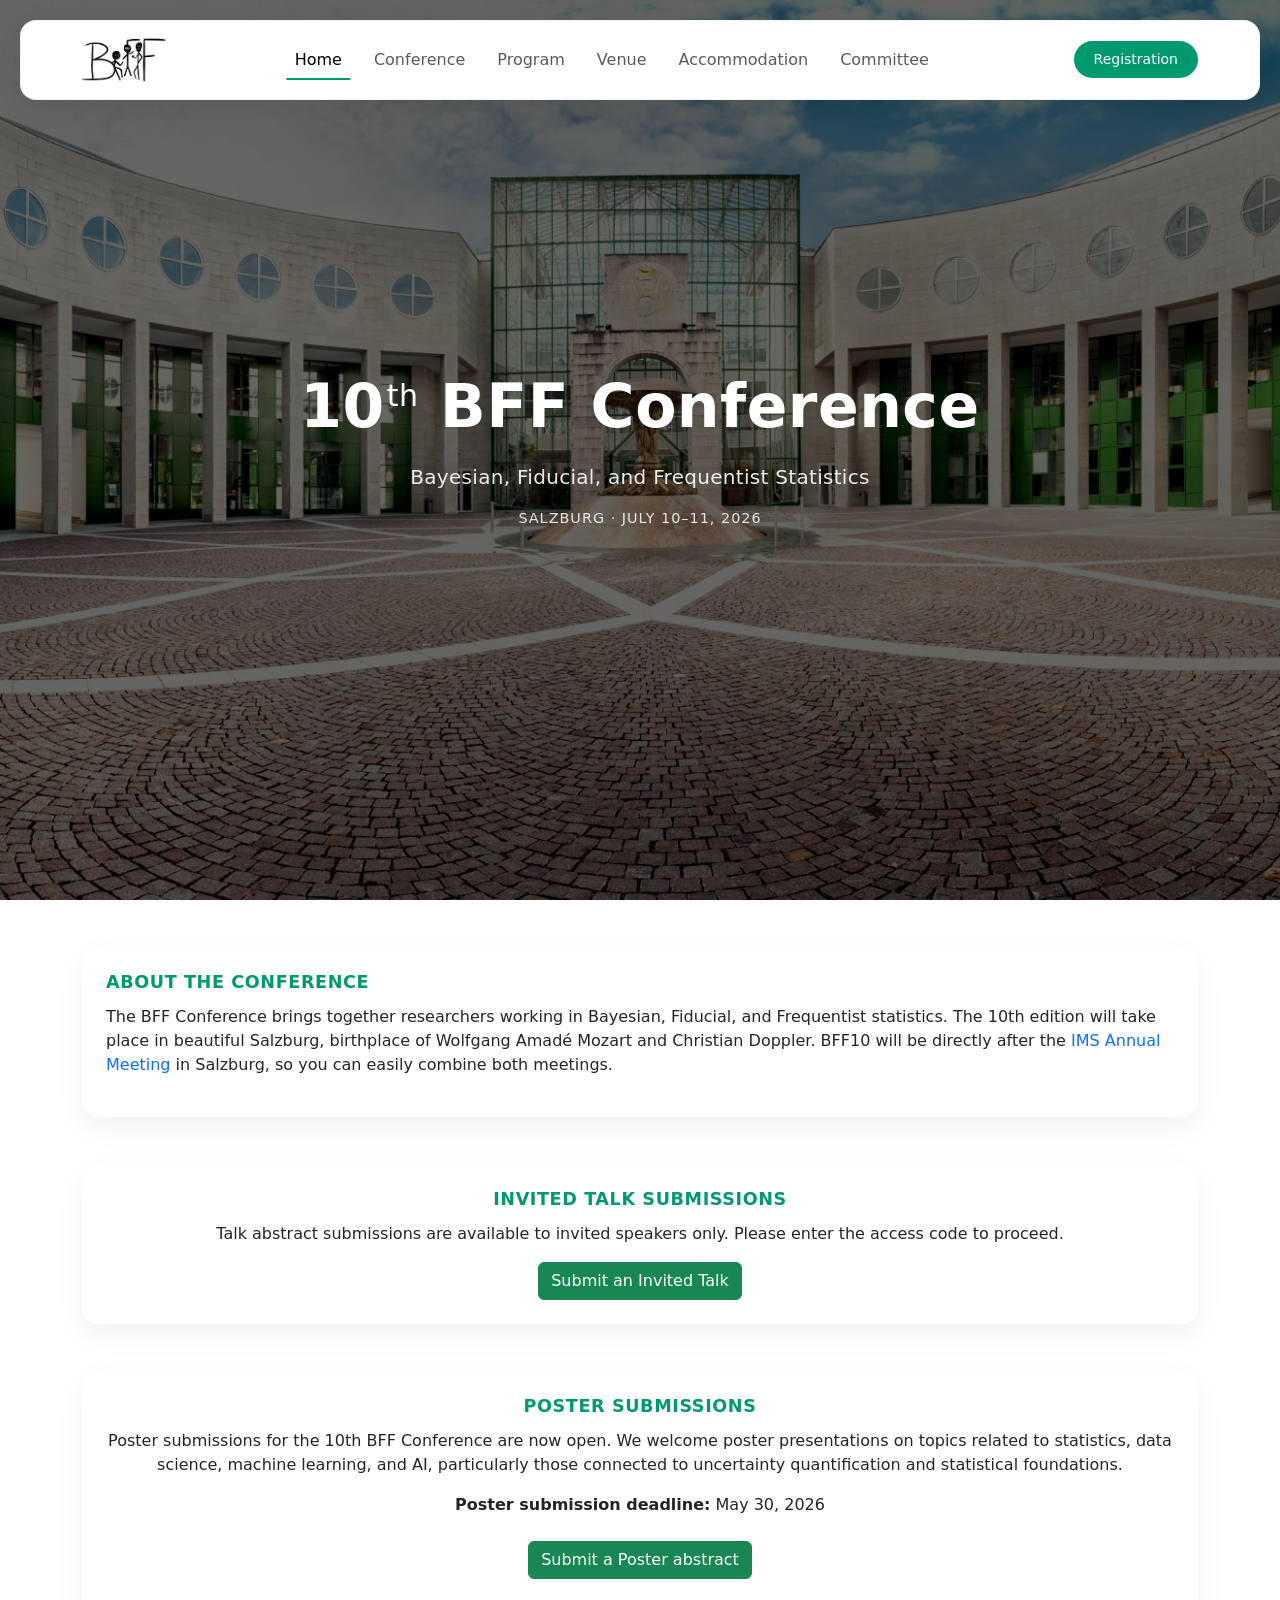
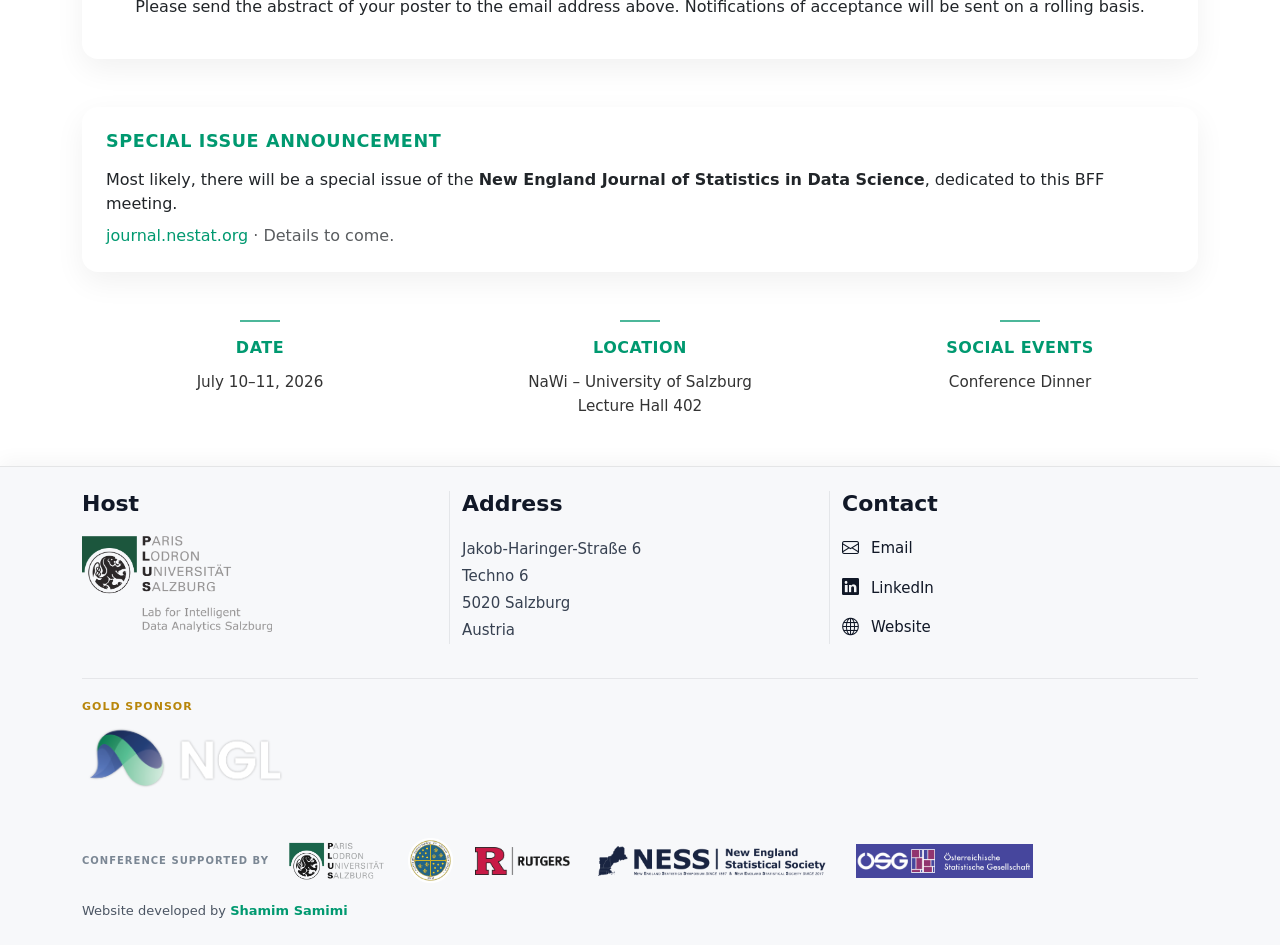
<file: index.html>
<!DOCTYPE html>
<html lang="en">
<head>
    <meta charset="UTF-8">
    <meta name="viewport" content="width=device-width, initial-scale=1.0">
    <title>Home | 10th BFF Conference</title>
    <link href="css/style.css" rel="stylesheet">
    <link href="https://cdn.jsdelivr.net/npm/bootstrap@5.3.8/dist/css/bootstrap.min.css" rel="stylesheet"  integrity="sha384-sRIl4kxILFvY47J16cr9ZwB07vP4J8+LH7qKQnuqkuIAvNWLzeN8tE5YBujZqJLB" crossorigin="anonymous">
    <link rel="stylesheet" href="https://cdn.jsdelivr.net/npm/bootstrap-icons@1.11.3/font/bootstrap-icons.css">
</head>
<body>
  <!-- Navbar Start -->
  <nav class="navbar navbar-expand-lg fixed-top">
    <div class="container">
      <a class="navbar-brand me-auto" href="https://www.bff-stat.org/">
  <img src="photo-bff/BFF_logo.webp" alt="BFF Logo" class="img-fluid" style="max-height:45px;">
</a>
      <div class="offcanvas offcanvas-end" tabindex="-1" id="offcanvasNavbar"
      aria-labelledby="offcanvasNavbarLabel">
      
        <div class="offcanvas-header">
              
          <h5 class="offcanvas-title" id="offcanvasNavbarLabel">Logo</h5>

          <button type="button" class="btn-close" data-bs-dismiss="offcanvas" aria-label="Close">
          </button>
        </div>
        
        <div class="offcanvas-body">
          <ul class="navbar-nav justify-content-center flex-grow-1 pe-3">
            <li class="nav-item">
              <a class="nav-link mx-lg-2 active" aria-current="page" href="index.html">Home</a>
            </li>
            <li class="nav-item">
              <a class="nav-link mx-lg-2" href="conference.html">Conference</a>
            </li>
            <li class="nav-item">
              <a class="nav-link mx-lg-2" href="program.html">Program</a>
            </li>
            <li class="nav-item">
              <a class="nav-link mx-lg-2" href="venue.html">Venue</a>
            </li>
            <li class="nav-item">
              <a class="nav-link mx-lg-2" href="accommodation.html">Accommodation</a>
            </li>
            <li class="nav-item">
              <a class="nav-link mx-lg-2" href="committee.html">Committee</a>
            </li>
          </ul>
        </div>
      </div>
      <a href="registration.html" class="login-button">Registration</a>
      <button class="navbar-toggler pe-0" type="button" data-bs-toggle="offcanvas" data-bs-target="#offcanvasNavbar"
        aria-controls="offcanvasNavbar" aria-label="Toggle navigation">
        <span class="navbar-toggler-icon"></span>
      </button>
    </div>
  </nav>
  <!-- Navbar End -->

  <!-- hero section -->
   <section class="hero-section">
    <div class="container d-flex align-items-center justify-content-center fs-1 text-white flex-column">
      <h1 class="conference-title">10<span class="ordinal">th</span> BFF Conference</h1>
      
      <p class="conference-subtitle">Bayesian, Fiducial, and Frequentist Statistics</p>
      
    <p class="conference-meta mb-0">
      Salzburg · July 10–11, 2026
    </p>
    </div>

   </section>
  <!-- end hero section -->

  <section class="container mt-5 mb-5">
    <div class="info-card">
      <h2 class="section-title">About the Conference</h2>

      <p class="mb-3">
        The BFF Conference brings together researchers working in Bayesian,
    Fiducial, and Frequentist statistics. The 10th edition will take place
    in beautiful Salzburg, birthplace of Wolfgang Amadé Mozart and Christian Doppler. BFF10 will be directly after the <a href="https://ims2026.github.io/IMS2026/" target="_blank" style="text-decoration: none;">IMS Annual Meeting</a> in Salzburg, so you can easily combine both meetings.
      </p>
    </div>
  </section>

  <!--invited talk submission-->

  <section class="container mb-5">
  <div class="info-card text-center">
    

    <h2 class="section-title">Invited Talk Submissions</h2>

    <p class="mb-3">
      Talk abstract submissions are available to invited speakers only.
      Please enter the access code to proceed.
    </p>

    <button type="button"
            class="btn btn-success poster-btn"
            data-bs-toggle="modal"
            data-bs-target="#talkPasswordModal">
      Submit an Invited Talk
    </button>

  </div>
</section>

  <!--poster submission-->
      <section class=" container mb-5">
  <div class="info-card text-center">

    <h2 class="section-title">Poster Submissions</h2>

    <p class="mb-3">
      Poster submissions for the 10th BFF Conference are now open. 
      We welcome poster presentations on topics related to statistics,
      data science, machine learning, and AI, particularly those connected
      to uncertainty quantification and statistical foundations.
    </p>

    <p class="mb-4">
      <strong>Poster submission deadline:</strong> May 30, 2026
    </p>

    <a href="mailto:bff10.submission@gmail.com" class="btn btn-success poster-btn"> Submit a Poster abstract </a>

    <p class="mt-3 text-muted mb-0">
      <p class="mb-0">
    Please send the abstract of your poster to the email address above. Notifications of acceptance will be sent on a rolling basis.
    </p>
    </p>

  </div>
    </section>
  <section class="container mb-5">
  <div class="info-card conference-update-card">
    

    <h2 class="section-title mb-3">Special Issue Announcement</h2>

    <p class="mb-2">
      Most likely, there will be a special issue of the
      <strong>New England Journal of Statistics in Data Science</strong>,
      dedicated to this BFF meeting.
    </p>

    <p class="mb-0">
      <a href="https://journal.nestat.org/" target="_blank" class="external-link">
        journal.nestat.org
      </a>
      <span class="text-muted">· Details to come.</span>
    </p>
  </div>
</section>

<section class="container my-5 conference-info">
  <div class="row text-center">
    <div class="col-md-4 info-item">
  <h5>
      Date
  </h5>
  <p>July 10–11, 2026</p>
</div>
    <div class="col-md-4 info-item">
  <h5>Location</h5>
  <p>
      NaWi – University of Salzburg
    <br>
      Lecture Hall 402
  </p>
</div>
    <div class="col-md-4 info-item">
      <h5>Social Events</h5>
      <p>
        Conference Dinner<br>
      </p>
    </div>
  </div>
</section>




<script src="https://cdn.jsdelivr.net/npm/bootstrap@5.3.8/dist/js/bootstrap.bundle.min.js" integrity="sha384-FKyoEForCGlyvwx9Hj09JcYn3nv7wiPVlz7YYwJrWVcXK/BmnVDxM+D2scQbITxI" crossorigin="anonymous"></script>

<!-- Footer Start -->

<footer class="site-footer mt-5">
  <div class="container footer-container py-4">

    <div class="footer-top row gy-4 text-center text-md-start justify-content-center">

      <!-- Host -->
      <div class="col-md-4 footer-block">
        <h6 class="footer-title">Host</h6>
        <a href="https://idalab.at/" target="_blank" class="footer-host">
          <img src="photo-bff/Sublogo-IDA-Lab.png" alt="IDA Lab Salzburg" class="footer-host-logo">
        </a>
      </div>

      <!-- Address -->
      <div class="col-md-4 footer-block">
        <h6 class="footer-title">Address</h6>
        <p class="footer-text mb-0">
          Jakob-Haringer-Straße 6<br>
          Techno 6<br>
          5020 Salzburg<br>
          Austria
        </p>
      </div>

      <!-- Contact -->
      <div class="col-md-4 footer-block">
        <h6 class="footer-title">Contact</h6>
        <div class="footer-social">
          <a href="mailto:arne.bathke@plus.ac.at" class="footer-item">
            <i class="bi bi-envelope"></i>
            <span>Email</span>
          </a>

          <a href="https://www.linkedin.com/company/ida-lab-salzburg/" target="_blank" class="footer-item">
            <i class="bi bi-linkedin"></i>
            <span>LinkedIn</span>
          </a>

          <a href="https://idalab.at/" target="_blank" class="footer-item">
            <i class="bi bi-globe"></i>
            <span>Website</span>
          </a>
        </div>
      </div>

    </div>

    <div class="footer-bottom">

  <div class="footer-gold-sponsor">
    <span class="footer-gold-label">Gold Sponsor</span>

    <a href="https://nxgl.ai/" target="_blank" class="footer-supporter-link">
      <img src="photo-bff/ngl-logo-DJXvmlii.png"
           alt="Next Gen Learning"
           class="footer-gold-logo">
    </a>
  </div>

  <div class="footer-supporters">
    <span class="footer-supporters-label">Conference Supported by</span>

    <div class="footer-supporters-logos">

        <div class="footer-supporters-logos">
          <a href="https://www.plus.ac.at/" target="_blank" class="footer-supporter-link">
            <img src="photo-bff/UNI_LOGO_Vektor_RGB_01.png" alt="Paris Lodron University of Salzburg" class="footer-supporter-logo plus-logo">
          </a>

          <a href="https://euro-acad.eu/" target="_blank" class="footer-supporter-link">
            <img src="photo-bff/Logo_Emblem.png" alt="European Academy of Sciences and Arts" class="footer-supporter-logo academy-logo">
          </a>

          <a href="https://www.rutgers.edu/" target="_blank" class="footer-supporter-link">
            <img src="photo-bff/rutgers-logo.png" alt="Rutgers University" class="footer-supporter-logo rutgers-logo">
          </a>

          <a href="https://nestat.org/" target="_blank" class="footer-supporter-link">
            <img src="photo-bff/nestat.png" alt="New England Statistical Society" class="footer-supporter-logo nestat-logo">
          </a>
          <a href="https://www.osg.or.at/main.asp?VID=1&kat1=94&kat2=666" target="_blank" class="footer-supporter-link">
  <img src="photo-bff/OSG_Logo.gif" alt="OSG" class="footer-supporter-logo new-logo">
</a>
        
</div>
    </div>
  </div>

  <div class="footer-credit">
    Website developed by <span class="credit-name">Shamim Samimi</span>
  </div>

</div>

  </div>
</footer>


<!-- Footer End -->
<div class="modal fade" id="talkPasswordModal" tabindex="-1" aria-labelledby="talkPasswordModalLabel" aria-hidden="true">
  <div class="modal-dialog modal-dialog-centered">
    <div class="modal-content password-modal">

      <div class="modal-header">
        <h5 class="modal-title" id="talkPasswordModalLabel">Invited Talk Submission Access</h5>
        <button type="button" class="btn-close" data-bs-dismiss="modal" aria-label="Close"></button>
      </div>

      <div class="modal-body">
        <p class="password-modal-text">
          Please enter the access code you received after your registration was confirmed.
        </p>

        <input type="password"
               id="talkPasswordInput"
               class="form-control"
               placeholder="Enter access code">

        <p id="talkPasswordError" class="password-error mt-2 mb-0 d-none">
          Incorrect access code. Please try again.
        </p>
      </div>

      <div class="modal-footer">
        <button type="button" class="btn btn-outline-secondary" data-bs-dismiss="modal">
          Cancel
        </button>

        <button type="button" class="btn btn-success" onclick="checkTalkPassword()">
          Continue
        </button>
      </div>

    </div>
  </div>
</div>
<script>
  function checkTalkPassword() {
    const input = document.getElementById("talkPasswordInput");
    const error = document.getElementById("talkPasswordError");

    const correctPassword = "BFF26!Talk_Q7m";
    const targetLink = "https://statistics.rutgers.edu/bff-10-salzburg-abstract-submission";

    if (input.value === correctPassword) {
      window.location.href = targetLink;
    } else {
      error.classList.remove("d-none");
      input.classList.add("is-invalid");
    }
  }

  document.getElementById("talkPasswordInput").addEventListener("input", function () {
    document.getElementById("talkPasswordError").classList.add("d-none");
    this.classList.remove("is-invalid");
  });
</script>  
    
</body>
</html>
</file>
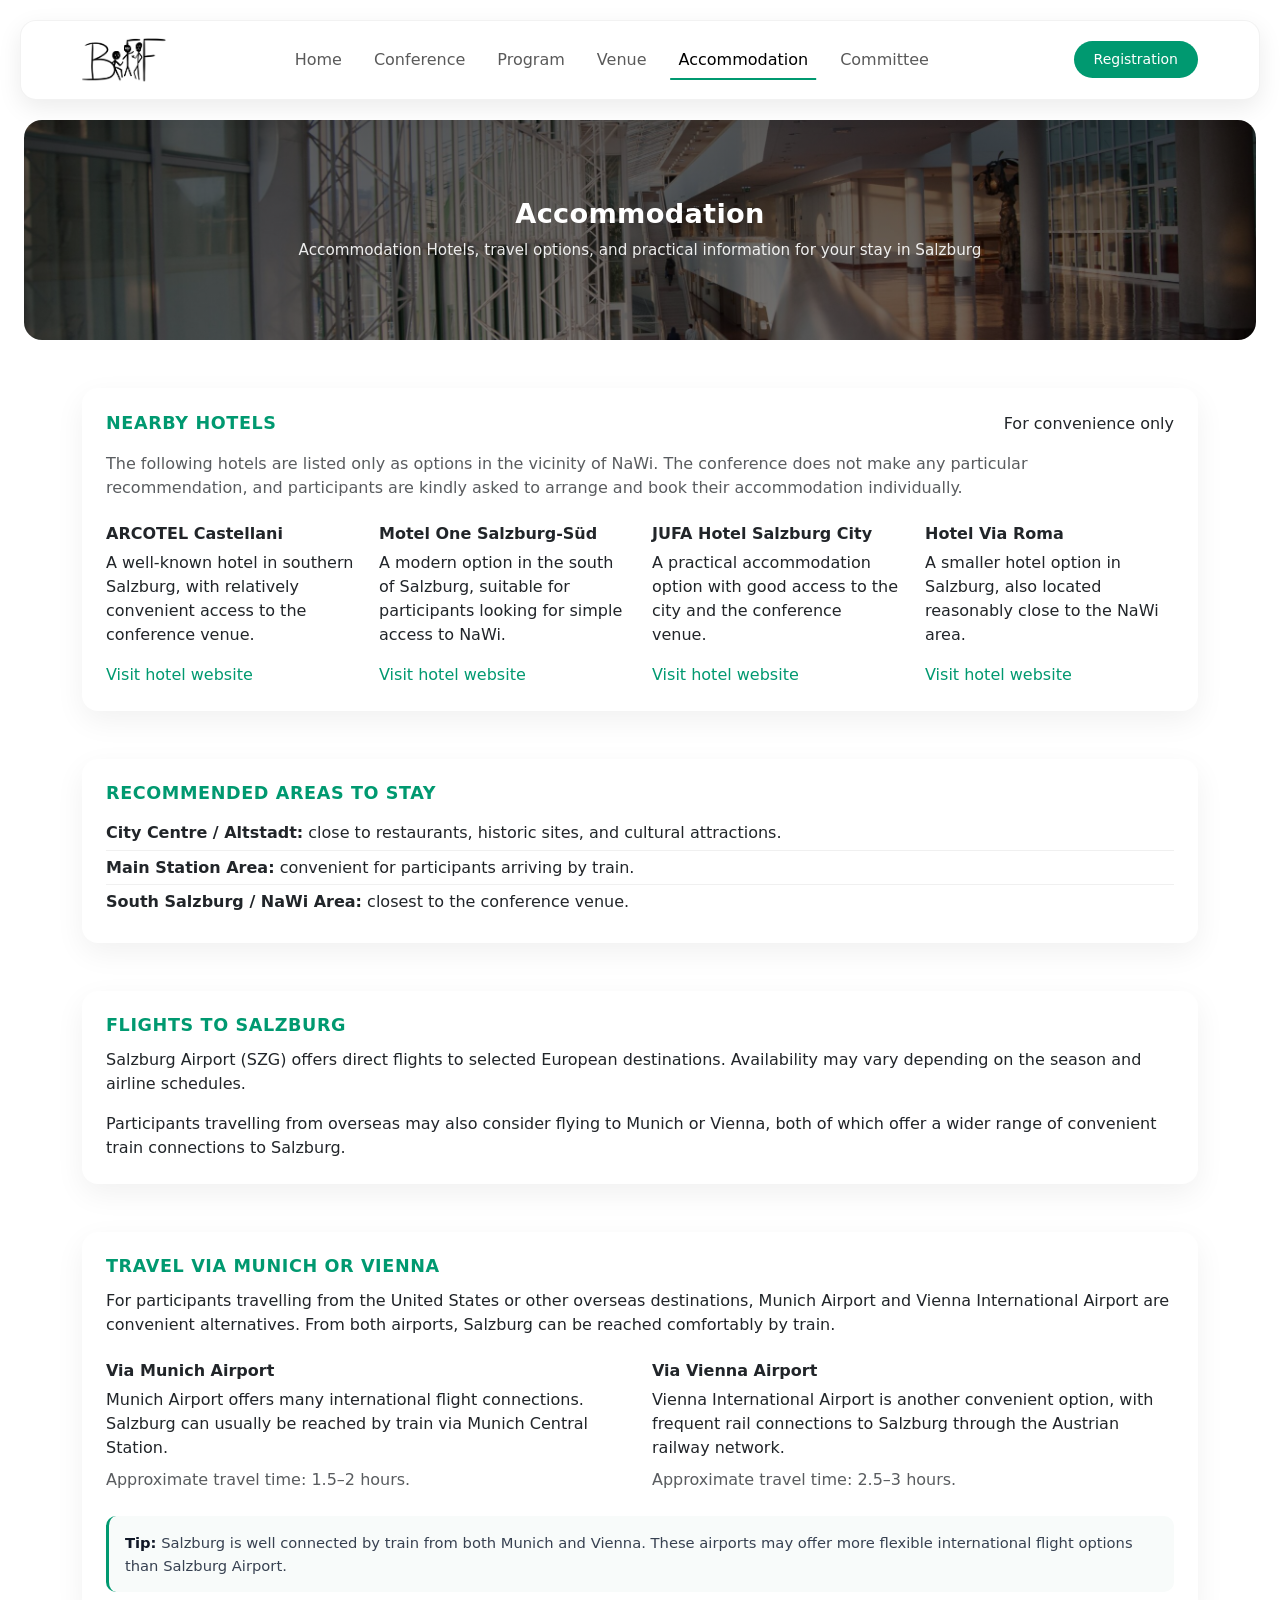
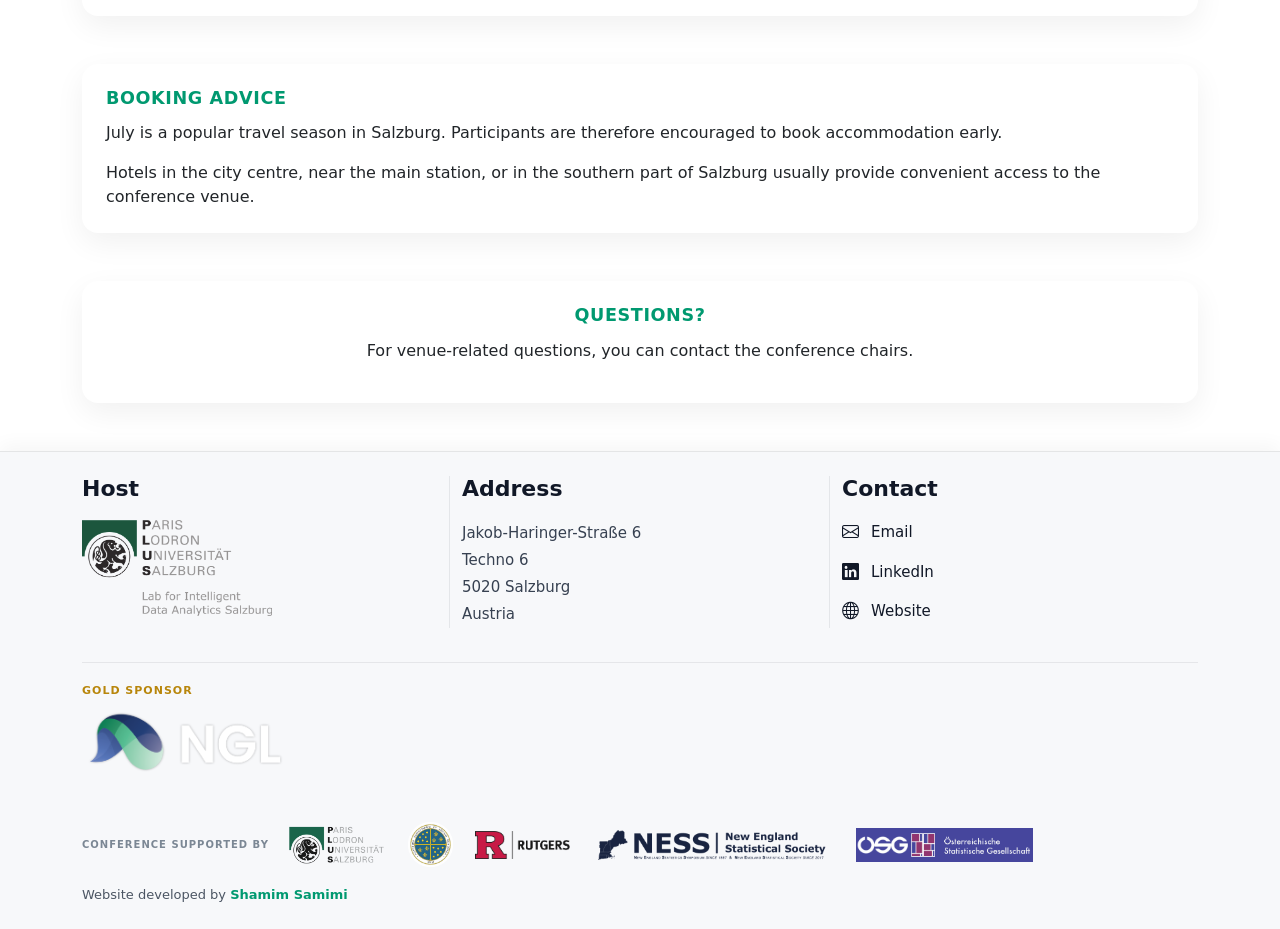
<file: accommodation.html>
<!DOCTYPE html>
<html lang="en">
<head>
    <meta charset="UTF-8">
    <meta name="viewport" content="width=device-width, initial-scale=1.0">
    <title>Venue | 10th BFF Conference</title>
    <link href="css/style.css" rel="stylesheet">
    <link href="https://cdn.jsdelivr.net/npm/bootstrap@5.3.8/dist/css/bootstrap.min.css" rel="stylesheet"  integrity="sha384-sRIl4kxILFvY47J16cr9ZwB07vP4J8+LH7qKQnuqkuIAvNWLzeN8tE5YBujZqJLB" crossorigin="anonymous">
    <link rel="stylesheet" href="https://cdn.jsdelivr.net/npm/bootstrap-icons@1.11.3/font/bootstrap-icons.css">
</head>
<body class="internal-page">
  <!-- Navbar Start -->
  <nav class="navbar navbar-expand-lg fixed-top">
    <div class="container">
      <a class="navbar-brand me-auto" href="https://www.bff-stat.org/">
  <img src="photo-bff/BFF_logo.webp" alt="BFF Logo" class="img-fluid" style="max-height:45px;">
</a>
      <div class="offcanvas offcanvas-end" tabindex="-1" id="offcanvasNavbar"
      aria-labelledby="offcanvasNavbarLabel">
        <div class="offcanvas-header">
          <h5 class="offcanvas-title" id="offcanvasNavbarLabel">Logo</h5>
          <button type="button" class="btn-close" data-bs-dismiss="offcanvas" aria-label="Close">
          </button>
        </div>
        <div class="offcanvas-body">
          <ul class="navbar-nav justify-content-center flex-grow-1 pe-3">
            <li class="nav-item">
              <a class="nav-link mx-lg-2" href="index.html">Home</a>
            </li>
            <li class="nav-item">
              <a class="nav-link mx-lg-2" href="conference.html">Conference</a>
            </li>
            <li class="nav-item">
              <a class="nav-link mx-lg-2" href="program.html">Program</a>
            </li>
            <li class="nav-item">
              <a class="nav-link mx-lg-2" href="venue.html">Venue</a>
            </li>
            <li class="nav-item">
              <a class="nav-link mx-lg-2 active" aria-current="page" href="accommodation.html">Accommodation</a>
            </li>
            <li class="nav-item">
              <a class="nav-link mx-lg-2" href="committee.html">Committee</a>
            </li>
          </ul>
        </div>
      </div>
      <a href="registration.html" class="login-button">Registration</a>
      <button class="navbar-toggler pe-0" type="button" data-bs-toggle="offcanvas" data-bs-target="#offcanvasNavbar"
        aria-controls="offcanvasNavbar" aria-label="Toggle navigation">
        <span class="navbar-toggler-icon"></span>
      </button>
    </div>
  </nav>

  <header class="page-hero">
    <div class="container text-white text-center">
      <h1 class="page-title">Accommodation</h1>
      <p class="page-subtitle mb-0">
        Accommodation
            Hotels, travel options, and practical information for your stay in Salzburg
      </p>
    </div>
  </header>

  <main class="container my-5">



<section class="mb-5">
  <div class="info-card">
    <div class="d-flex align-items-center justify-content-between flex-wrap gap-2">
      <h2 class="section-title mb-0">Nearby Hotels</h2>
      <span class="hotel-note-label">For convenience only</span>
    </div>

    <p class="text-muted mt-3 mb-4 hotel-disclaimer">
      The following hotels are listed only as options in the vicinity of NaWi.
      The conference does not make any particular recommendation, and participants
      are kindly asked to arrange and book their accommodation individually.
    </p>

    <div class="row g-4">
      <div class="col-md-6 col-xl-3">
        <div class="hotel-card h-100">
          <h3 class="mini-title mb-2">ARCOTEL Castellani</h3>
          <p class="mb-3">
            A well-known hotel in southern Salzburg, with relatively convenient
            access to the conference venue.
          </p>
          <a href="https://castellani.arcotel.com/en/" target="_blank" class="external-link">
            Visit hotel website
          </a>
        </div>
      </div>

      <div class="col-md-6 col-xl-3">
        <div class="hotel-card h-100">
          <h3 class="mini-title mb-2">Motel One Salzburg-Süd</h3>
          <p class="mb-3">
            A modern option in the south of Salzburg, suitable for participants
            looking for simple access to NaWi.
          </p>
          <a href="https://www.motel-one.com/en/hotels/salzburg/hotel-salzburg-sued/" target="_blank" class="external-link">
            Visit hotel website
          </a>
        </div>
      </div>

      <div class="col-md-6 col-xl-3">
        <div class="hotel-card h-100">
          <h3 class="mini-title mb-2">JUFA Hotel Salzburg City</h3>
          <p class="mb-3">
            A practical accommodation option with good access to the city and
            the conference venue.
          </p>
          <a href="https://www.jufahotels.com/en/hotel/salzburg-city/" target="_blank" class="external-link">
            Visit hotel website
          </a>
        </div>
      </div>

      <div class="col-md-6 col-xl-3">
        <div class="hotel-card h-100">
          <h3 class="mini-title mb-2">Hotel Via Roma</h3>
          <p class="mb-3">
            A smaller hotel option in Salzburg, also located reasonably close
            to the NaWi area.
          </p>
          <a href="https://www.hotelviaroma.com/" target="_blank" class="external-link">
            Visit hotel website
          </a>
        </div>
      </div>
    </div>
  </div>
</section>

<!--recommendation area-->
<section class="mb-5">
  <div class="info-card">
    <h2 class="section-title">Recommended Areas to Stay</h2>

    <ul class="clean-list mb-0">
      <li><strong>City Centre / Altstadt:</strong> close to restaurants, historic sites, and cultural attractions.</li>
      <li><strong>Main Station Area:</strong> convenient for participants arriving by train.</li>
      <li><strong>South Salzburg / NaWi Area:</strong> closest to the conference venue.</li>
    </ul>
  </div>
</section>


<section class="mb-5">
  <div class="info-card">
    <h2 class="section-title">Flights to Salzburg</h2>

    <p class="mb-3">
      Salzburg Airport (SZG) offers direct flights to selected European destinations.
      Availability may vary depending on the season and airline schedules.
    </p>

    <p class="mb-0">
      Participants travelling from overseas may also consider flying to Munich or Vienna,
      both of which offer a wider range of convenient train connections to Salzburg.
    </p>
  </div>
</section>

<section class="mb-5">
  <div class="info-card">
    <h2 class="section-title">Travel via Munich or Vienna</h2>

    <p class="mb-4">
      For participants travelling from the United States or other overseas destinations,
      Munich Airport and Vienna International Airport are convenient alternatives.
      From both airports, Salzburg can be reached comfortably by train.
    </p>

    <div class="row g-4">
      <div class="col-md-6">
        <h3 class="mini-title">Via Munich Airport</h3>
        <p class="mb-2">
          Munich Airport offers many international flight connections. Salzburg can
          usually be reached by train via Munich Central Station.
        </p>
        <p class="text-muted mb-0">
          Approximate travel time: 1.5–2 hours.
        </p>
      </div>

      <div class="col-md-6">
        <h3 class="mini-title">Via Vienna Airport</h3>
        <p class="mb-2">
          Vienna International Airport is another convenient option, with frequent
          rail connections to Salzburg through the Austrian railway network.
        </p>
        <p class="text-muted mb-0">
          Approximate travel time: 2.5–3 hours.
        </p>
      </div>
    </div>

    <div class="venue-note mt-4">
      <strong>Tip:</strong> Salzburg is well connected by train from both Munich and Vienna.
      These airports may offer more flexible international flight options than Salzburg Airport.
    </div>
  </div>
</section>



<section class="mb-5">
  <div class="info-card">
    <h2 class="section-title">Booking Advice</h2>

    <p class="mb-3">
      July is a popular travel season in Salzburg. Participants are therefore encouraged
      to book accommodation early.
    </p>

    <p class="mb-0">
      Hotels in the city centre, near the main station, or in the southern part of Salzburg
      usually provide convenient access to the conference venue.
    </p>
  </div>
</section>


    <!-- CTA -->
    <section class="text-center">
      <div class="info-card">
        <h2 class="section-title">Questions?</h2>
        <p class="mb-3">
          For venue-related questions, you can contact the conference chairs.
        </p>
      </div>
    </section>
  </main>

  <script src="https://cdn.jsdelivr.net/npm/bootstrap@5.3.8/dist/js/bootstrap.bundle.min.js"
          integrity="sha384-FKyoEForCGlyvwx9Hj09JcYn3nv7wiPVlz7YYwJrWVcXK/BmnVDxM+D2scQbITx"
          crossorigin="anonymous"></script>

  <!-- Footer Start -->

<footer class="site-footer mt-5">
  <div class="container footer-container py-4">

    <div class="footer-top row gy-4 text-center text-md-start justify-content-center">

      <!-- Host -->
      <div class="col-md-4 footer-block">
        <h6 class="footer-title">Host</h6>
        <a href="https://idalab.at/" target="_blank" class="footer-host">
          <img src="photo-bff/Sublogo-IDA-Lab.png" alt="IDA Lab Salzburg" class="footer-host-logo">
        </a>
      </div>

      <!-- Address -->
      <div class="col-md-4 footer-block">
        <h6 class="footer-title">Address</h6>
        <p class="footer-text mb-0">
          Jakob-Haringer-Straße 6<br>
          Techno 6<br>
          5020 Salzburg<br>
          Austria
        </p>
      </div>

      <!-- Contact -->
      <div class="col-md-4 footer-block">
        <h6 class="footer-title">Contact</h6>
        <div class="footer-social">
          <a href="mailto:arne.bathke@plus.ac.at" class="footer-item">
            <i class="bi bi-envelope"></i>
            <span>Email</span>
          </a>

          <a href="https://www.linkedin.com/company/ida-lab-salzburg/" target="_blank" class="footer-item">
            <i class="bi bi-linkedin"></i>
            <span>LinkedIn</span>
          </a>

          <a href="https://idalab.at/" target="_blank" class="footer-item">
            <i class="bi bi-globe"></i>
            <span>Website</span>
          </a>
        </div>
      </div>

    </div>

    <div class="footer-bottom">

  <div class="footer-gold-sponsor">
    <span class="footer-gold-label">Gold Sponsor</span>

    <a href="https://nxgl.ai/" target="_blank" class="footer-supporter-link">
      <img src="photo-bff/ngl-logo-DJXvmlii.png"
           alt="Next Gen Learning"
           class="footer-gold-logo">
    </a>
  </div>

  <div class="footer-supporters">
    <span class="footer-supporters-label">Conference Supported by</span>

    <div class="footer-supporters-logos">

        <div class="footer-supporters-logos">
          <a href="https://www.plus.ac.at/" target="_blank" class="footer-supporter-link">
            <img src="photo-bff/UNI_LOGO_Vektor_RGB_01.png" alt="Paris Lodron University of Salzburg" class="footer-supporter-logo plus-logo">
          </a>

          <a href="https://euro-acad.eu/" target="_blank" class="footer-supporter-link">
            <img src="photo-bff/Logo_Emblem.png" alt="European Academy of Sciences and Arts" class="footer-supporter-logo academy-logo">
          </a>

          <a href="https://www.rutgers.edu/" target="_blank" class="footer-supporter-link">
            <img src="photo-bff/rutgers-logo.png" alt="Rutgers University" class="footer-supporter-logo rutgers-logo">
          </a>

          <a href="https://nestat.org/" target="_blank" class="footer-supporter-link">
            <img src="photo-bff/nestat.png" alt="New England Statistical Society" class="footer-supporter-logo nestat-logo">
          </a>
          <a href="https://www.osg.or.at/main.asp?VID=1&kat1=94&kat2=666" target="_blank" class="footer-supporter-link">
  <img src="photo-bff/OSG_Logo.gif" alt="OSG" class="footer-supporter-logo new-logo">
</a>
        
</div>
    </div>
  </div>

  <div class="footer-credit">
    Website developed by <span class="credit-name">Shamim Samimi</span>
  </div>

</div>

  </div>
</footer>


<!-- Footer End -->        
</body>
</html>
</file>
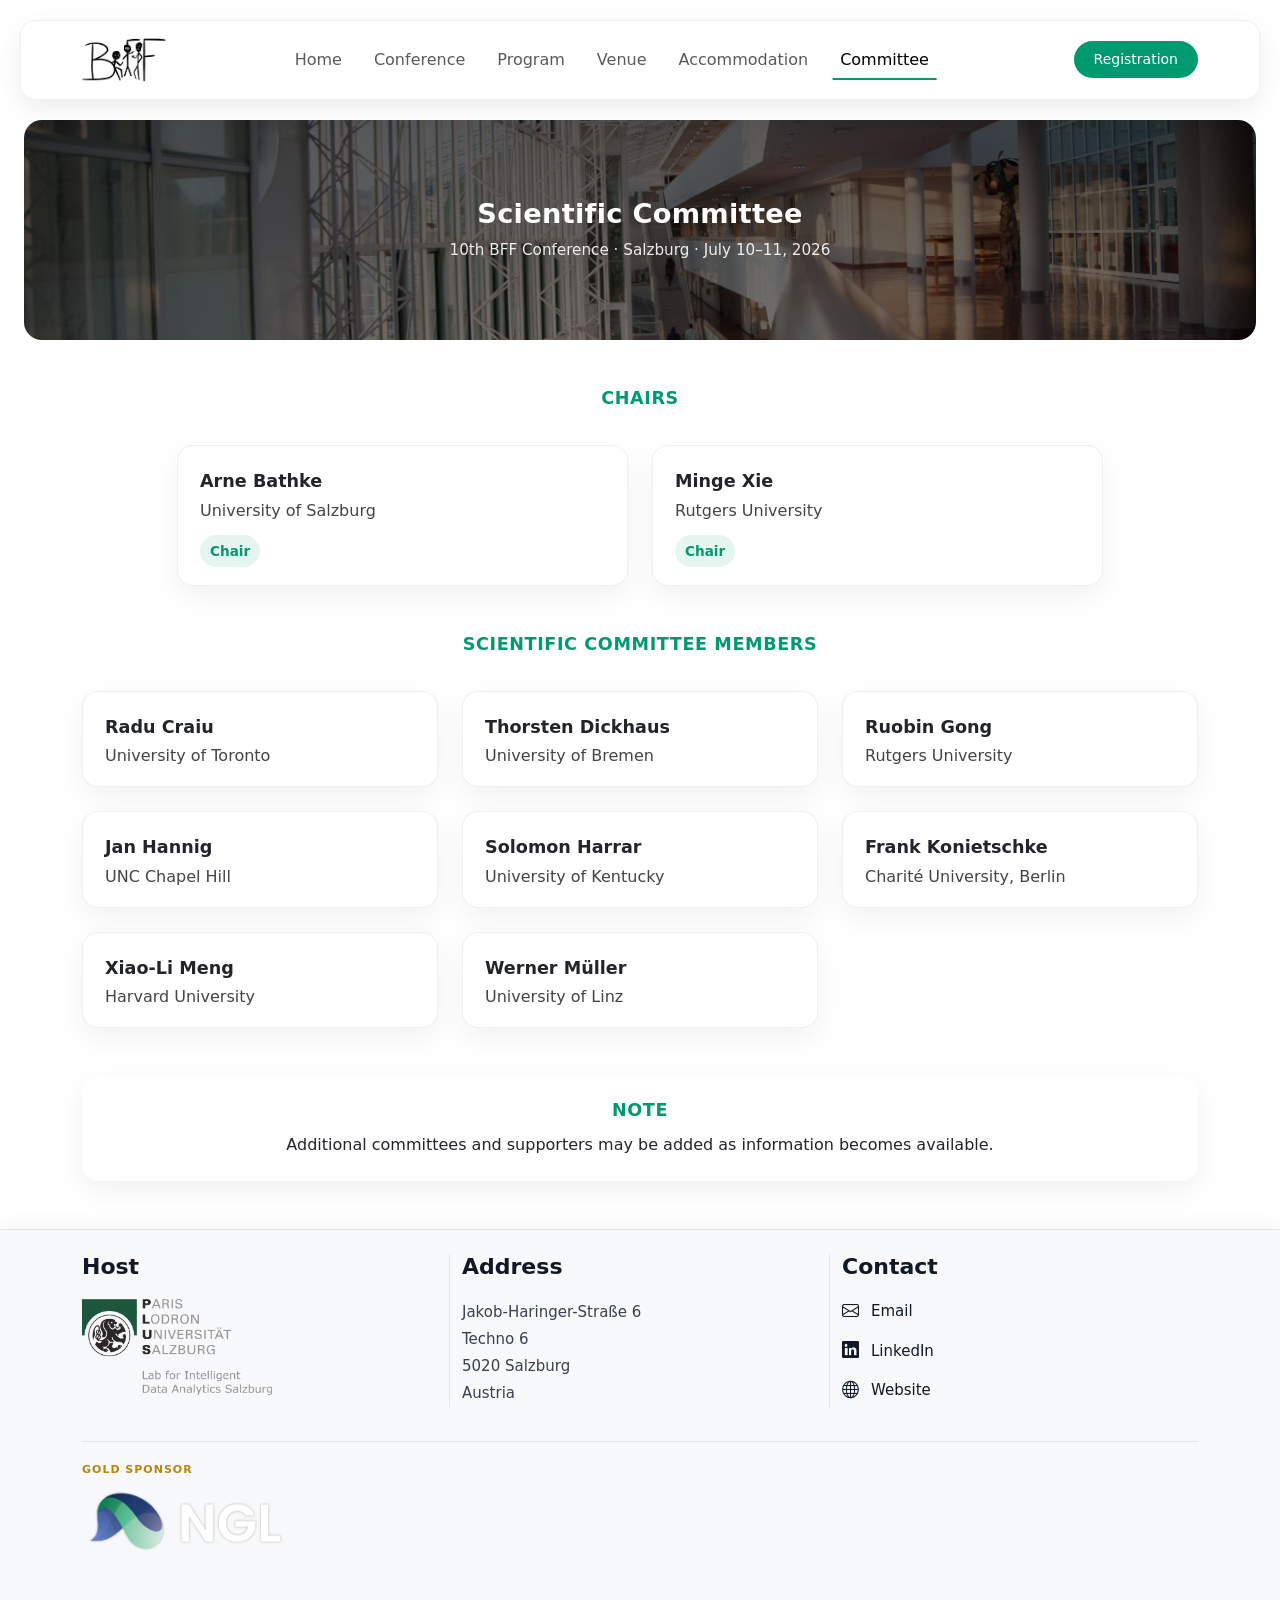
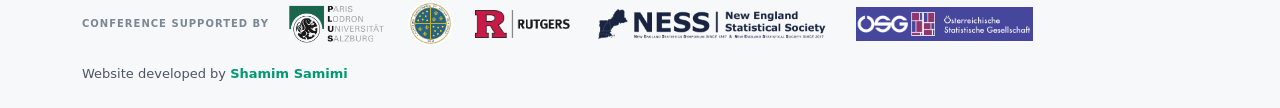
<file: committee.html>
<!DOCTYPE html>
<html lang="en">
<head>
    <meta charset="UTF-8">
    <meta name="viewport" content="width=device-width, initial-scale=1.0">
    <title>Home</title>
    <link href="css/style.css" rel="stylesheet">
    <link href="https://cdn.jsdelivr.net/npm/bootstrap@5.3.8/dist/css/bootstrap.min.css" rel="stylesheet"  integrity="sha384-sRIl4kxILFvY47J16cr9ZwB07vP4J8+LH7qKQnuqkuIAvNWLzeN8tE5YBujZqJLB" crossorigin="anonymous">
    <link rel="stylesheet" href="https://cdn.jsdelivr.net/npm/bootstrap-icons@1.11.3/font/bootstrap-icons.css">
</head>
<body class="internal-page">
  <!-- Navbar Start -->
  <nav class="navbar navbar-expand-lg fixed-top">
    <div class="container">
      <a class="navbar-brand me-auto" href="https://www.bff-stat.org/">
  <img src="photo-bff/BFF_logo.webp" alt="BFF Logo" class="img-fluid" style="max-height:45px;">
</a>
      <div class="offcanvas offcanvas-end" tabindex="-1" id="offcanvasNavbar"
      aria-labelledby="offcanvasNavbarLabel">
        <div class="offcanvas-header">
          <h5 class="offcanvas-title" id="offcanvasNavbarLabel">Logo</h5>
          <button type="button" class="btn-close" data-bs-dismiss="offcanvas" aria-label="Close">
          </button>
        </div>
        <div class="offcanvas-body">
          <ul class="navbar-nav justify-content-center flex-grow-1 pe-3">
            <li class="nav-item">
              <a class="nav-link mx-lg-2" href="index.html">Home</a>
            </li>
            <li class="nav-item">
              <a class="nav-link mx-lg-2" href="conference.html">Conference</a>
            </li>
            <li class="nav-item">
              <a class="nav-link mx-lg-2" href="program.html">Program</a>
            </li>
            <li class="nav-item">
              <a class="nav-link mx-lg-2" href="venue.html">Venue</a>
            </li>
            <li class="nav-item">
              <a class="nav-link mx-lg-2" href="accommodation.html">Accommodation</a>
            </li>
            <li class="nav-item">
              <a class="nav-link mx-lg-2 active" aria-current="page" href="committee.html">Committee</a>
            </li>
          </ul>
        </div>
      </div>
      <a href="registration.html" class="login-button">Registration</a>
      <button class="navbar-toggler pe-0" type="button" data-bs-toggle="offcanvas" data-bs-target="#offcanvasNavbar"
        aria-controls="offcanvasNavbar" aria-label="Toggle navigation">
        <span class="navbar-toggler-icon"></span>
      </button>
    </div>
  </nav>

  <header class="page-hero">
    <div class="container text-white text-center">
      <h1 class="page-title">Scientific Committee</h1>
      <p class="page-subtitle mb-0">10th BFF Conference · Salzburg · July 10–11, 2026</p>
    </div>
  </header>

  <main class="container my-5">
    <!-- Chairs -->
    <section class="mb-5">
      <h2 class="section-title text-center">Chairs</h2>
       
      <div class="row g-4 justify-content-center mt-1">
                <!--Arne Bathke-->
        <div class="col-sm-10 col-md-6 col-lg-5">
          <div class="committee-card h-100">
            <a href="https://www.plus.ac.at/aihi/der-fachbereich/team/arne-bathke/?lang=en"
                target="_blank"
                class="member-link">
                <p class="member-name mb-1">
                Arne Bathke
                </p>
            </a>
            <p class="member-affiliation mb-0">University of Salzburg</p>
            <span class="member-role">Chair</span>
          </div>
        </div>
        
        <!--Minge Xie--> 
        <div class="col-sm-10 col-md-6 col-lg-5">
          <div class="committee-card h-100">
            <a href="https://statweb.rutgers.edu/mxie/"
                target="_blank"
                class="member-link">
                <p class="member-name mb-1">
                Minge Xie
                </p>
            </a>

            <p class="member-affiliation mb-0">Rutgers University</p>
            <span class="member-role">Chair</span>
          </div>
        </div>


      </div>
    </section>

        <section class="mb-5">
      <h2 class="section-title text-center">Scientific Committee Members</h2>

      <div class="row g-4 mt-1">
        <div class="col-sm-6 col-lg-4">
          <div class="committee-card h-100">
            <a href="https://utstat.utoronto.ca/craiu/"
                target="_blank"
                class="member-link">
                <p class="member-name mb-1">
                Radu Craiu
                </p>
            </a>
            <p class="member-affiliation mb-0">University of Toronto</p>
          </div>
        </div>

        <div class="col-sm-6 col-lg-4">
          <div class="committee-card h-100">
            <a href="https://www.uni-bremen.de/fb3/fachbereich/gesichter-des-fachbereiches/thorsten-dickhaus"
                target="_blank"
                class="member-link">
                <p class="member-name mb-1">
                Thorsten Dickhaus
                </p>
            </a>
            <p class="member-affiliation mb-0">University of Bremen</p>
          </div>
        </div>

        <div class="col-sm-6 col-lg-4">
          <div class="committee-card h-100">
            <a href="https://statistics.rutgers.edu/people-pages/faculty/people/403-ruobin-gong"
                target="_blank"
                class="member-link">
                <p class="member-name mb-1">
                Ruobin Gong
                </p>
            </a>
            <p class="member-affiliation mb-0">Rutgers University</p>
          </div>
        </div>

        <div class="col-sm-6 col-lg-4">
          <div class="committee-card h-100">
            <a href="https://stor.unc.edu/faculty-member/hannig-jan/"
                target="_blank"
                class="member-link">
                <p class="member-name mb-1">
                Jan Hannig
                </p>
            </a>
            <p class="member-affiliation mb-0">UNC Chapel Hill</p>
          </div>
        </div>

        <div class="col-sm-6 col-lg-4">
          <div class="committee-card h-100">
            <a href="https://stat.as.uky.edu/users/sha274"
                target="_blank"
                class="member-link">
                <p class="member-name mb-1">
                Solomon Harrar
                </p>
            </a>
            <p class="member-affiliation mb-0">University of Kentucky</p>
          </div>
        </div>

        <div class="col-sm-6 col-lg-4">
          <div class="committee-card h-100">
            <a href="https://biometrie.charite.de/metas/person/person/address_detail/prof_dr_frank_konietschke"
                target="_blank"
                class="member-link">
                <p class="member-name mb-1">
                Frank Konietschke
                </p>
            </a>
            <p class="member-affiliation mb-0">Charité University, Berlin</p>
          </div>
        </div>

        <div class="col-sm-6 col-lg-4">
          <div class="committee-card h-100">
            <a href="https://statistics.fas.harvard.edu/people/xiao-li-meng"
                target="_blank"
                class="member-link">
                <p class="member-name mb-1">
                Xiao-Li Meng
                </p>
            </a>
            <p class="member-affiliation mb-0">Harvard University</p>
          </div>
        </div>

        <div class="col-sm-6 col-lg-4">
          <div class="committee-card h-100">
            <a href="https://www.jku.at/institut-fuer-angewandte-statistik/ueber-uns/team/univ-prof-mag-dr-werner-g-mueller/"
                target="_blank"
                class="member-link">
                <p class="member-name mb-1">
                Werner Müller
                </p>
            </a>
            <p class="member-affiliation mb-0">University of Linz</p>
          </div>
        </div>
      </div>
    </section>

    <!-- Note / future additions -->
    <section class="text-center">
      <div class="info-card">
        <h2 class="section-title">Note</h2>
        <p class="mb-0">
          Additional committees and supporters may be added as information becomes available.
        </p>
      </div>
    </section>
  </main>

  <script src="https://cdn.jsdelivr.net/npm/bootstrap@5.3.8/dist/js/bootstrap.bundle.min.js"
          integrity="sha384-FKyoEForCGlyvwx9Hj09JcYn3nv7wiPVlz7YYwJrWVcXK/BmnVDxM+D2scQbITx"
          crossorigin="anonymous"></script>

  <!-- Footer Start -->


<footer class="site-footer mt-5">
  <div class="container footer-container py-4">

    <div class="footer-top row gy-4 text-center text-md-start justify-content-center">

      <!-- Host -->
      <div class="col-md-4 footer-block">
        <h6 class="footer-title">Host</h6>
        <a href="https://idalab.at/" target="_blank" class="footer-host">
          <img src="photo-bff/Sublogo-IDA-Lab.png" alt="IDA Lab Salzburg" class="footer-host-logo">
        </a>
      </div>

      <!-- Address -->
      <div class="col-md-4 footer-block">
        <h6 class="footer-title">Address</h6>
        <p class="footer-text mb-0">
          Jakob-Haringer-Straße 6<br>
          Techno 6<br>
          5020 Salzburg<br>
          Austria
        </p>
      </div>

      <!-- Contact -->
      <div class="col-md-4 footer-block">
        <h6 class="footer-title">Contact</h6>
        <div class="footer-social">
          <a href="mailto:arne.bathke@plus.ac.at" class="footer-item">
            <i class="bi bi-envelope"></i>
            <span>Email</span>
          </a>

          <a href="https://www.linkedin.com/company/ida-lab-salzburg/" target="_blank" class="footer-item">
            <i class="bi bi-linkedin"></i>
            <span>LinkedIn</span>
          </a>

          <a href="https://idalab.at/" target="_blank" class="footer-item">
            <i class="bi bi-globe"></i>
            <span>Website</span>
          </a>
        </div>
      </div>

    </div>

    <div class="footer-bottom">

  <div class="footer-gold-sponsor">
    <span class="footer-gold-label">Gold Sponsor</span>

    <a href="https://nxgl.ai/" target="_blank" class="footer-supporter-link">
      <img src="photo-bff/ngl-logo-DJXvmlii.png"
           alt="Next Gen Learning"
           class="footer-gold-logo">
    </a>
  </div>

  <div class="footer-supporters">
    <span class="footer-supporters-label">Conference Supported by</span>

    <div class="footer-supporters-logos">

        <div class="footer-supporters-logos">
          <a href="https://www.plus.ac.at/" target="_blank" class="footer-supporter-link">
            <img src="photo-bff/UNI_LOGO_Vektor_RGB_01.png" alt="Paris Lodron University of Salzburg" class="footer-supporter-logo plus-logo">
          </a>

          <a href="https://euro-acad.eu/" target="_blank" class="footer-supporter-link">
            <img src="photo-bff/Logo_Emblem.png" alt="European Academy of Sciences and Arts" class="footer-supporter-logo academy-logo">
          </a>

          <a href="https://www.rutgers.edu/" target="_blank" class="footer-supporter-link">
            <img src="photo-bff/rutgers-logo.png" alt="Rutgers University" class="footer-supporter-logo rutgers-logo">
          </a>

          <a href="https://nestat.org/" target="_blank" class="footer-supporter-link">
            <img src="photo-bff/nestat.png" alt="New England Statistical Society" class="footer-supporter-logo nestat-logo">
          </a>
          <a href="https://www.osg.or.at/main.asp?VID=1&kat1=94&kat2=666" target="_blank" class="footer-supporter-link">
  <img src="photo-bff/OSG_Logo.gif" alt="OSG" class="footer-supporter-logo new-logo">
</a>
        
</div>
    </div>
  </div>

  <div class="footer-credit">
    Website developed by <span class="credit-name">Shamim Samimi</span>
  </div>

</div>

  </div>
</footer>


<!-- Footer End -->        
</body>
</html>
</file>
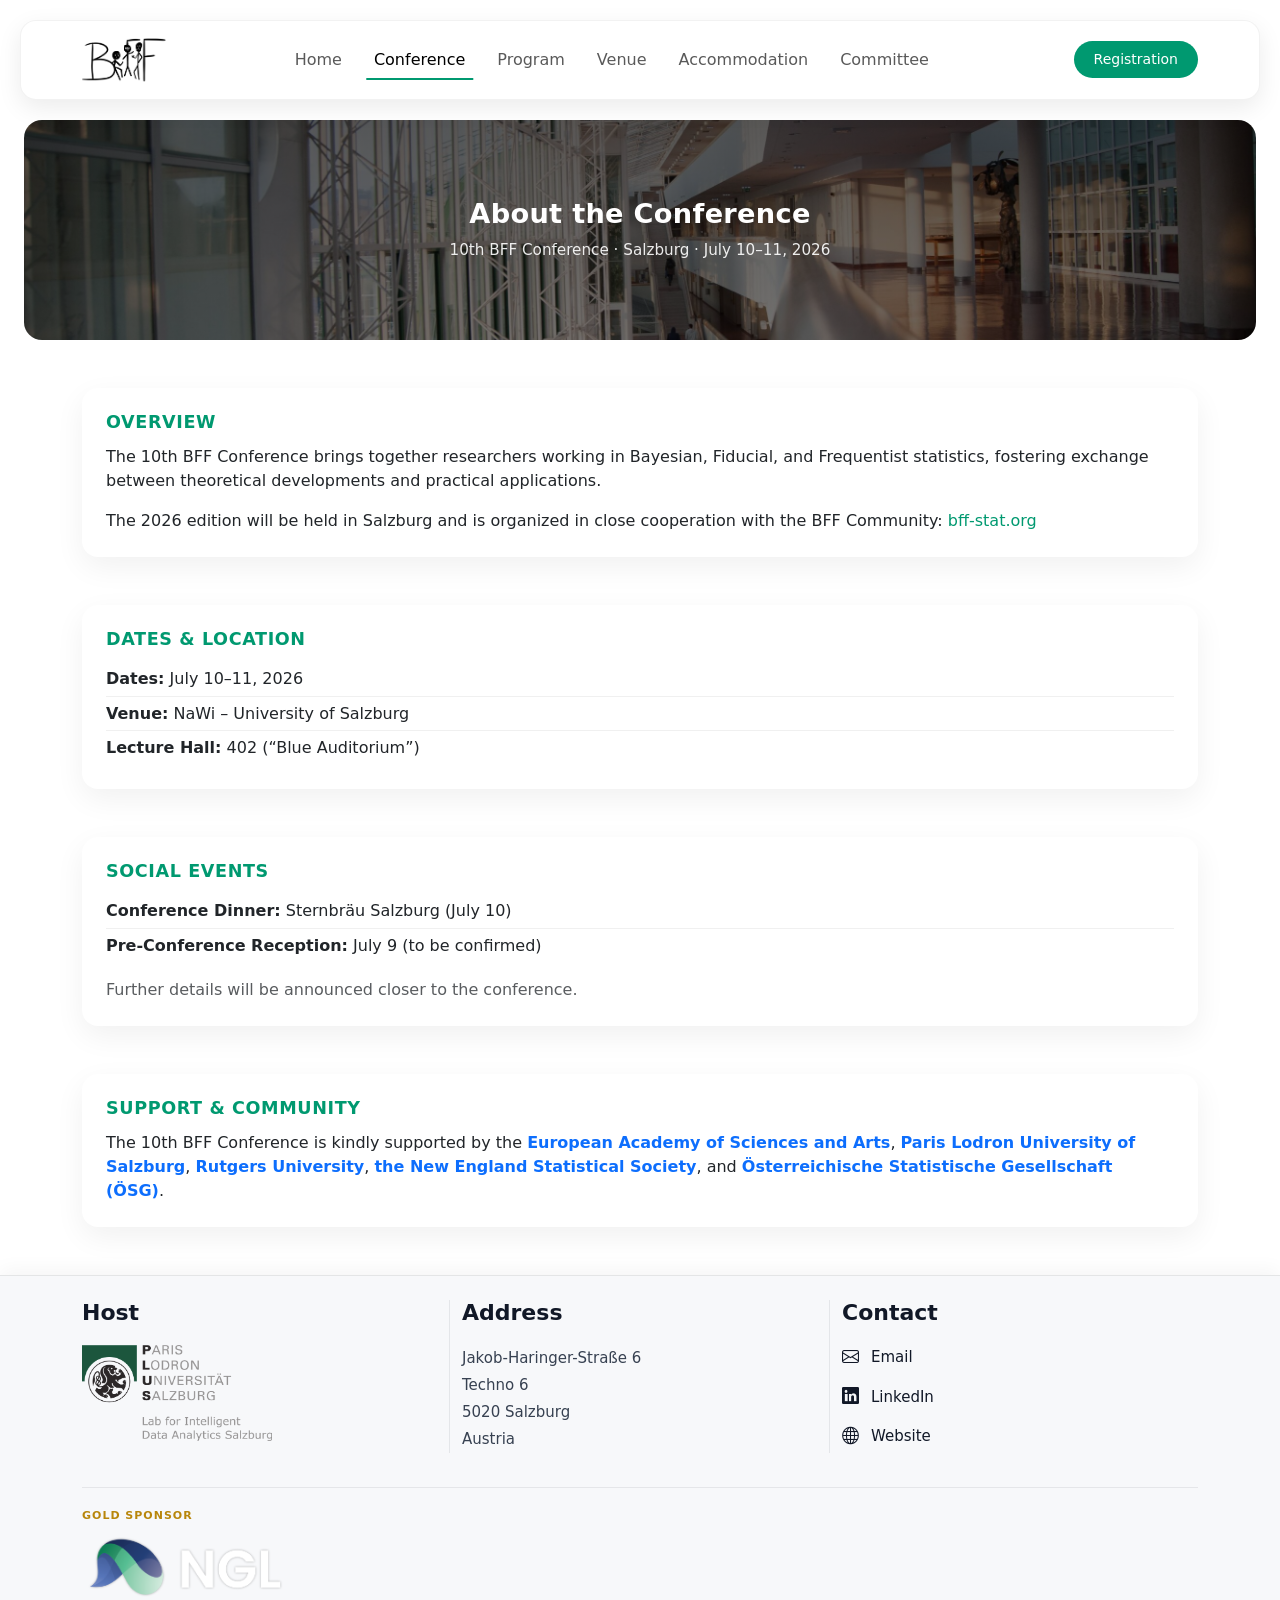
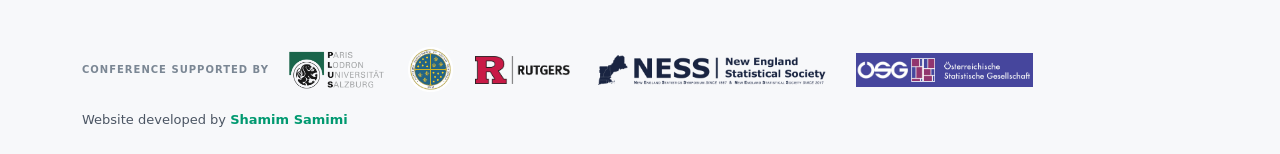
<file: conference.html>
<!DOCTYPE html>
<html lang="en">
<head>
    <meta charset="UTF-8">
    <meta name="viewport" content="width=device-width, initial-scale=1.0">
    <title>Conference | 10th BFF Conference</title>
    <link href="css/style.css" rel="stylesheet">
    <link href="https://cdn.jsdelivr.net/npm/bootstrap@5.3.8/dist/css/bootstrap.min.css" rel="stylesheet"  integrity="sha384-sRIl4kxILFvY47J16cr9ZwB07vP4J8+LH7qKQnuqkuIAvNWLzeN8tE5YBujZqJLB" crossorigin="anonymous">
    <link rel="stylesheet" href="https://cdn.jsdelivr.net/npm/bootstrap-icons@1.11.3/font/bootstrap-icons.css">
</head>
<body class="internal-page">
  <!-- Navbar Start -->
  <nav class="navbar navbar-expand-lg fixed-top">
    <div class="container">
      <a class="navbar-brand me-auto" href="https://www.bff-stat.org/">
  <img src="photo-bff/BFF_logo.webp" alt="BFF Logo" class="img-fluid" style="max-height:45px;">
</a>
      <div class="offcanvas offcanvas-end" tabindex="-1" id="offcanvasNavbar"
      aria-labelledby="offcanvasNavbarLabel">
        <div class="offcanvas-header">
          <h5 class="offcanvas-title" id="offcanvasNavbarLabel">Logo</h5>
          <button type="button" class="btn-close" data-bs-dismiss="offcanvas" aria-label="Close">
          </button>
        </div>
        <div class="offcanvas-body">
          <ul class="navbar-nav justify-content-center flex-grow-1 pe-3">
            <li class="nav-item">
              <a class="nav-link mx-lg-2"  href="index.html">Home</a>
            </li>
            <li class="nav-item">
              <a class="nav-link mx-lg-2 active" aria-current="page" href="conference.html">Conference</a>
            </li>
            <li class="nav-item">
              <a class="nav-link mx-lg-2" href="program.html">Program</a>
            </li>
            <li class="nav-item">
              <a class="nav-link mx-lg-2" href="venue.html">Venue</a>
            </li>
            <li class="nav-item">
              <a class="nav-link mx-lg-2" href="accommodation.html">Accommodation</a>
            </li>
            <li class="nav-item">
              <a class="nav-link mx-lg-2" href="committee.html">Committee</a>
            </li>
          </ul>
        </div>
      </div>
      <a href="registration.html" class="login-button">Registration</a>
      <button class="navbar-toggler pe-0" type="button" data-bs-toggle="offcanvas" data-bs-target="#offcanvasNavbar"
        aria-controls="offcanvasNavbar" aria-label="Toggle navigation">
        <span class="navbar-toggler-icon"></span>
      </button>
    </div>
  </nav>
  <!-- Navbar End -->

  <!-- Page hero -->
  <header class="page-hero">
    <div class="container text-white text-center">
      <h1 class="page-title">About the Conference</h1>
      <p class="page-subtitle mb-0">
        10th BFF Conference · Salzburg · July 10–11, 2026
      </p>
    </div>
  </header>

  <main class="container my-5">

    <!-- Intro -->
    <section class="mb-5">
      <div class="info-card">
        <h2 class="section-title">Overview</h2>

        <p class="mb-3">
          The 10th BFF Conference brings together researchers working in
          Bayesian, Fiducial, and Frequentist statistics, fostering exchange
          between theoretical developments and practical applications.
        </p>

        <p class="mb-0">
          The 2026 edition will be held in Salzburg and is organized in close cooperation with the BFF Community:
          <a href="https://www.bff-stat.org/"
             target="_blank"
             class="external-link">
            bff-stat.org
          </a>
        </p>
      </div>
    </section>

    <!-- Event details -->
    <section class="mb-5">
      <div class="info-card">
        <h2 class="section-title">Dates & Location</h2>

        <ul class="clean-list mb-0">
          <li><strong>Dates:</strong> July 10–11, 2026</li>
          <li><strong>Venue:</strong> NaWi – University of Salzburg</li>
          <li><strong>Lecture Hall:</strong> 402 (“Blue Auditorium”)</li>
        </ul>
      </div>
    </section>

    <!-- Social events -->
    <section class="mb-5">
      <div class="info-card">
        <h2 class="section-title">Social Events</h2>

        <ul class="clean-list mb-0">
          <li><strong>Conference Dinner:</strong> Sternbräu Salzburg (July 10)</li>
          <li><strong>Pre-Conference Reception:</strong> July 9 (to be confirmed)</li>
        </ul>

        <p class="text-muted mt-3 mb-0">
          Further details will be announced closer to the conference.
        </p>
      </div>
    </section>

    <!-- Community / Support -->
    <section class="mb-5">
      <div class="info-card">
        <h2 class="section-title">Support & Community</h2>

        <p class="mb-0">
           The 10th BFF Conference is kindly supported by the <strong><a href="https://euro-acad.eu/" target="_blank" style="text-decoration: none;">European Academy of Sciences and Arts</a></strong>,
    <strong><a href="https://www.plus.ac.at/" target="_blank" style="text-decoration: none;">Paris Lodron University of Salzburg</a></strong>, <strong><a href="https://www.rutgers.edu/" target="_blank" style="text-decoration: none;">Rutgers University</a></strong>, <strong><a href="https://nestat.org/" target="_blank" style="text-decoration: none;">the New England Statistical Society</a></strong>, and <strong><a href="https://www.osg.or.at/main.asp?VID=1&kat1=94&kat2=666" target="_blank" style="text-decoration: none;">Österreichische Statistische Gesellschaft (ÖSG)</a></strong>.
        </p>
  
</div>
        </p>
      </div>
    </section>

  </main>

  <script src="https://cdn.jsdelivr.net/npm/bootstrap@5.3.8/dist/js/bootstrap.bundle.min.js"></script>
  <!-- Footer Start -->

<footer class="site-footer mt-5">
  <div class="container footer-container py-4">

    <div class="footer-top row gy-4 text-center text-md-start justify-content-center">

      <!-- Host -->
      <div class="col-md-4 footer-block">
        <h6 class="footer-title">Host</h6>
        <a href="https://idalab.at/" target="_blank" class="footer-host">
          <img src="photo-bff/Sublogo-IDA-Lab.png" alt="IDA Lab Salzburg" class="footer-host-logo">
        </a>
      </div>

      <!-- Address -->
      <div class="col-md-4 footer-block">
        <h6 class="footer-title">Address</h6>
        <p class="footer-text mb-0">
          Jakob-Haringer-Straße 6<br>
          Techno 6<br>
          5020 Salzburg<br>
          Austria
        </p>
      </div>

      <!-- Contact -->
      <div class="col-md-4 footer-block">
        <h6 class="footer-title">Contact</h6>
        <div class="footer-social">
          <a href="mailto:arne.bathke@plus.ac.at" class="footer-item">
            <i class="bi bi-envelope"></i>
            <span>Email</span>
          </a>

          <a href="https://www.linkedin.com/company/ida-lab-salzburg/" target="_blank" class="footer-item">
            <i class="bi bi-linkedin"></i>
            <span>LinkedIn</span>
          </a>

          <a href="https://idalab.at/" target="_blank" class="footer-item">
            <i class="bi bi-globe"></i>
            <span>Website</span>
          </a>
        </div>
      </div>

    </div>

    <div class="footer-bottom">

  <div class="footer-gold-sponsor">
    <span class="footer-gold-label">Gold Sponsor</span>

    <a href="https://nxgl.ai/" target="_blank" class="footer-supporter-link">
      <img src="photo-bff/ngl-logo-DJXvmlii.png"
           alt="Next Gen Learning"
           class="footer-gold-logo">
    </a>
  </div>

  <div class="footer-supporters">
    <span class="footer-supporters-label">Conference Supported by</span>

    <div class="footer-supporters-logos">

        <div class="footer-supporters-logos">
          <a href="https://www.plus.ac.at/" target="_blank" class="footer-supporter-link">
            <img src="photo-bff/UNI_LOGO_Vektor_RGB_01.png" alt="Paris Lodron University of Salzburg" class="footer-supporter-logo plus-logo">
          </a>

          <a href="https://euro-acad.eu/" target="_blank" class="footer-supporter-link">
            <img src="photo-bff/Logo_Emblem.png" alt="European Academy of Sciences and Arts" class="footer-supporter-logo academy-logo">
          </a>

          <a href="https://www.rutgers.edu/" target="_blank" class="footer-supporter-link">
            <img src="photo-bff/rutgers-logo.png" alt="Rutgers University" class="footer-supporter-logo rutgers-logo">
          </a>

          <a href="https://nestat.org/" target="_blank" class="footer-supporter-link">
            <img src="photo-bff/nestat.png" alt="New England Statistical Society" class="footer-supporter-logo nestat-logo">
          </a>
          <a href="https://www.osg.or.at/main.asp?VID=1&kat1=94&kat2=666" target="_blank" class="footer-supporter-link">
  <img src="photo-bff/OSG_Logo.gif" alt="OSG" class="footer-supporter-logo new-logo">
</a>
        
</div>
    </div>
  </div>

  <div class="footer-credit">
    Website developed by <span class="credit-name">Shamim Samimi</span>
  </div>

</div>

  </div>
</footer>


<!-- Footer End -->
</body>
</html>
</file>
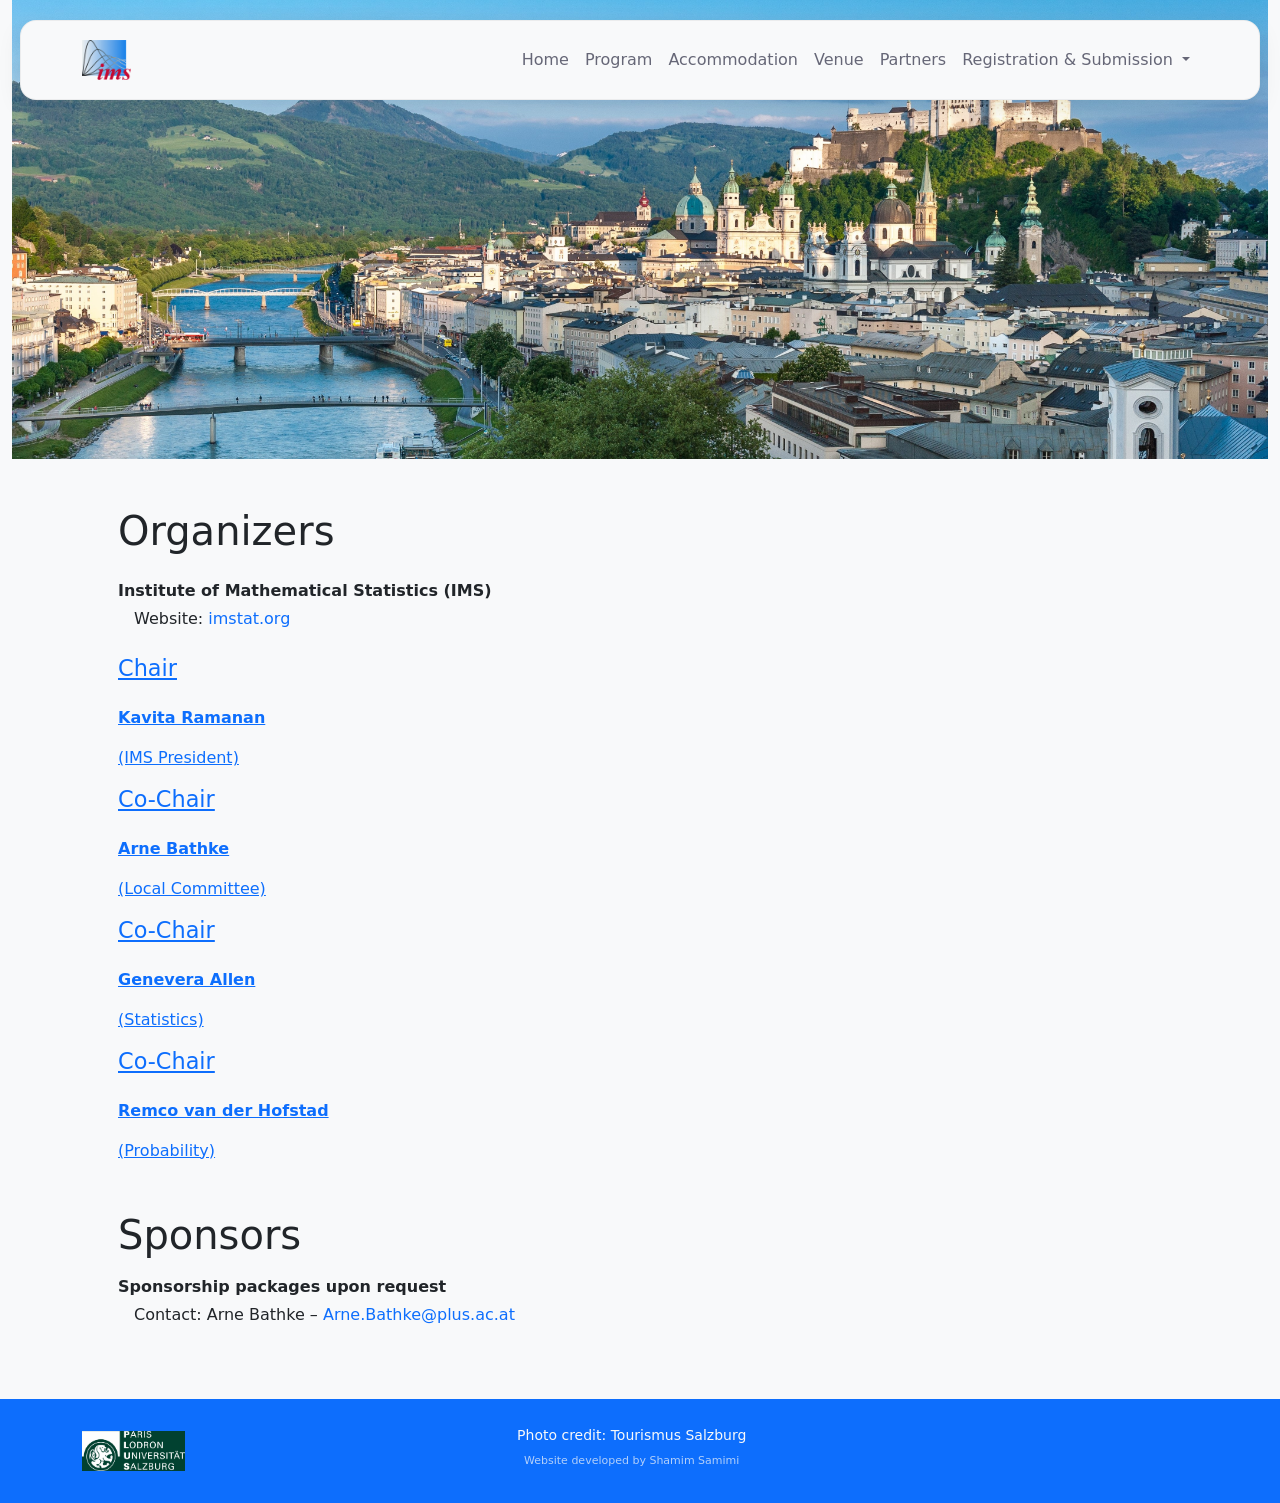
<file: partners.html>
<!DOCTYPE html>
<html lang="en">
<head>
    <meta charset="UTF-8">
    <meta name="viewport" content="width=device-width, initial-scale=1.0">
    <title>Document</title>
    <link href="css/bootstrap.min.css" rel="stylesheet">
    <link href="css/style.css" rel="stylesheet">
</head>
<body>
<nav class="navbar navbar-expand-lg bg-light py-3 fixed-top">
  <div class="container">
    <a class="navbar-brand" href="https://imstat.org/" target="_blank" rel="noopener">
      <img src="images/ims-logo.png" style="height: 40px;" alt="IMS">
    </a>

    <button class="navbar-toggler" type="button" data-bs-toggle="collapse" data-bs-target="#navmenu"
      aria-controls="navmenu" aria-expanded="false" aria-label="Toggle navigation">
      <span class="navbar-toggler-icon"></span>
    </button>

    <div class="collapse navbar-collapse" id="navmenu">
      <ul class="navbar-nav ms-auto align-items-lg-center">
        <li class="nav-item">
          <a href="index.html" class="nav-link">Home</a>
        </li>

        <li class="nav-item">
          <a href="program.html" class="nav-link">Program</a>
        </li>

        <li class="nav-item">
          <a href="accommodation.html" class="nav-link">Accommodation</a>
        </li>

        <li class="nav-item">
          <a href="venue.html" class="nav-link">Venue</a>
        </li>

        <li class="nav-item">
          <a href="partners.html" class="nav-link">Partners</a>
        </li>

        <!-- ✅ Dropdown as a real nav item -->
        <li class="nav-item dropdown">
          <a class="nav-link dropdown-toggle nav-cta-dd"
             href="#"
             role="button"
             data-bs-toggle="dropdown"
             data-bs-display="static"
             aria-expanded="false">
            Registration &amp; Submission
          </a>

          <ul class="dropdown-menu dropdown-menu-end">
            <li>
              <a class="dropdown-item"
                 href="https://imstat.org/shop/2026-ims-annual-meeting/"
                 target="_blank" rel="noopener">
                Registration
              </a>
            </li>

            <li>
              <a class="dropdown-item"
                 href="#"
                 onclick="event.preventDefault(); showInvitedInfo();">
                Invited talk submission
              </a>
            </li>

            <li>
              <a class="dropdown-item"
                 href="https://imstat.org/2026-ims-annual-meeting/contributed-talk-submission/"
                 target="_blank" rel="noopener">
                Contributed talk submission
              </a>
            </li>
          </ul>
        </li>

      </ul>
    </div>
  </div>
</nav>

    
    <section class="bg-light">
        <div class="container-fluid">
            <div class="d-sm-flex">
                <img class="img-fluid" src="images/Salzach_Festung_bruecken (2).jpg" alt="Festung_Salzach1">
            </div>
        </div>
        <div class="container p-5">



            <h1 class="display-6 mb-4">Organizers</h1>

            <div class="mb-4">
                <p class="mb-1" style="font-weight: 600;">
                    Institute of Mathematical Statistics (IMS)
                </p>
                <p class="mb-3 ps-3">
                    Website: 
                    <a href="https://imstat.org/" target="_blank" class="text-decoration-none">
                    imstat.org
                    </a>
                </p>
            </div>

        
            <!--<p class="fs-6 mb-1">Institute of Mathematical Statistics (IMS)</p>
            <p class="ps-3 mb-3">Website: <a href="https://imstat.org/" target="_blank" class="text-decoration-none">imstat.org</a></p>
        
            <p class="fs-6 mb-1"><strong>Chair:</strong></p>
            <p class="ps-3 mb-3">
                Kavita Ramanan (IMS President)<br>
                Profile: <a href="https://vivo.brown.edu/display/kramanan" target="_blank" class="text-decoration-none">https://vivo.brown.edu/display/kramanan</a>
            </p>
        
            <p class="fs-6 mb-1"><strong>Co-Chairs:</strong></p>
            <p class="ps-3 mb-3">
                Arne Bathke (Local Committee)<br>
                 <a href="https://www.plus.ac.at/aihi/der-fachbereich/team/arne-bathke/?lang=en" target="_blank" class="text-decoration-none">Profile</a>
            </p>
            <p class="ps-3 mb-3">
                Genevera Allen (Statistics)<br>
                <a href="https://genevera-allen.com/" target="_blank" class="text-decoration-none">Profile</a>
            </p>
            <p class="ps-3 mb-3">
                Remco van der Hofstad (Probability)<br>
                <a href="https://rhofstad.win.tue.nl/" target="_blank" class="text-decoration-none">Profile</a>
            </p>-->

            <!-- Grid Container -->
            <div class="participants-grid">
            <!-- Chair -->
            <a href="https://vivo.brown.edu/display/kramanan" target="_blank" class="participant-card">
                <h4 class="display-6 mb-4" style="font-size: 1.4rem;">Chair</h4>
                <p><strong>Kavita Ramanan</strong></p>
                <p>(IMS President)</p>
            </a>

            <!-- Co-Chairs -->
            <a href="https://www.plus.ac.at/aihi/der-fachbereich/team/arne-bathke/?lang=en" target="_blank" class="participant-card">
                <h4 class="display-6 mb-4" style="font-size: 1.4rem;">Co-Chair</h4>
                <p><strong>Arne Bathke</strong></p>
                <p>(Local Committee)</p>
            </a>

            <a href="https://genevera-allen.com/" target="_blank" class="participant-card">
                <h4 class="display-6 mb-4" style="font-size: 1.4rem;">Co-Chair</h4>
                <p><strong>Genevera Allen</strong></p>
                <p>(Statistics)</p>
            </a>

            <a href="https://rhofstad.win.tue.nl/" target="_blank" class="participant-card">
                <h4 class="display-6 mb-4" style="font-size: 1.4rem;">Co-Chair</h4>
                <p><strong>Remco van der Hofstad</strong></p>
                <p>(Probability)</p>
            </a>
            </div>




        
            <h1 class="display-6 mt-5 mb-3">Sponsors</h1>

            <div class="mb-4">
                <p class="mb-1" style="font-weight: 600;">
                    Sponsorship packages upon request
                </p>
                <p class="mb-3 ps-3">
                    Contact: Arne Bathke – 
                    <a href="mailto:Arne.Bathke@plus.ac.at" class="text-decoration-none" >
                    Arne.Bathke@plus.ac.at
                    </a>
                </p>
            </div>

            <!--<p class="fs-6">Sponsorship packages upon request</p>
            <p class="ps-3">Contact: Andrea Baumgartner – <a href="mailto:Andrea.Baumgartner@plus.ac.at" class="text-decoration-none">Andrea.Baumgartner@plus.ac.at</a></p>-->
        </div>
        
        
        
        
        
    </section>


      
        <!-- فوتر -->
    <section id="footer" class="bg-primary text-light">
          <div class="container">
            <div class="d-flex flex-column flex-md-row align-items-center justify-content-between py-4">
              
              <!-- لوگو سمت چپ -->
              <div class="order-1 order-md-1 mb-3 mb-md-0">
                <a href="https://www.plus.ac.at/?lang=en">
                  <img src="images/uni-sbg-logo-white.jpg"
                       alt="University Logo"
                       class="footer-logo img-fluid"
                       style="height: 40px;">
                </a>
              </div>
      
              <!-- متن دقیقا وسط، با margin: auto -->
              <div class="order-2 order-md-2 text-center mx-auto">
                <!--<small>
                  <a href="https://www.plus.ac.at/?lang=en" class="text-decoration-none text-light">
                    Paris Lodron University of Salzburg
                  </a>
                </small>
                <br>-->
                <small>
                  <a href="https://www.salzburg.info/en/b2b/galleryhistorical-old-city-of-salzburg_image-280676"
                     class="text-decoration-none text-light">
                    Photo credit: Tourismus Salzburg
                  </a>
                </small>
                <div class="text-center pb-2">
  <small style="font-size:11px; opacity:0.7;">
    Website developed by Shamim Samimi
  </small>
</div>
              </div>
      
              <!-- فضای خالی یا المان سوم اگه خواستی -->
              <div class="order-3 d-none d-md-block" style="width: 120px;"></div>
      
            </div>
          </div>
    </section>
    
      
    
    <script src="https://cdn.jsdelivr.net/npm/bootstrap@5.3.3/dist/js/bootstrap.bundle.min.js" integrity="sha384-YvpcrYf0tY3lHB60NNkmXc5s9fDVZLESaAA55NDzOxhy9GkcIdslK1eN7N6jIeHz" crossorigin="anonymous"></script>
      <script>
  function showInvitedInfo() {
    alert('Invited speakers will receive the submission information by email.');
  }
</script>
</body>
</html>
</file>
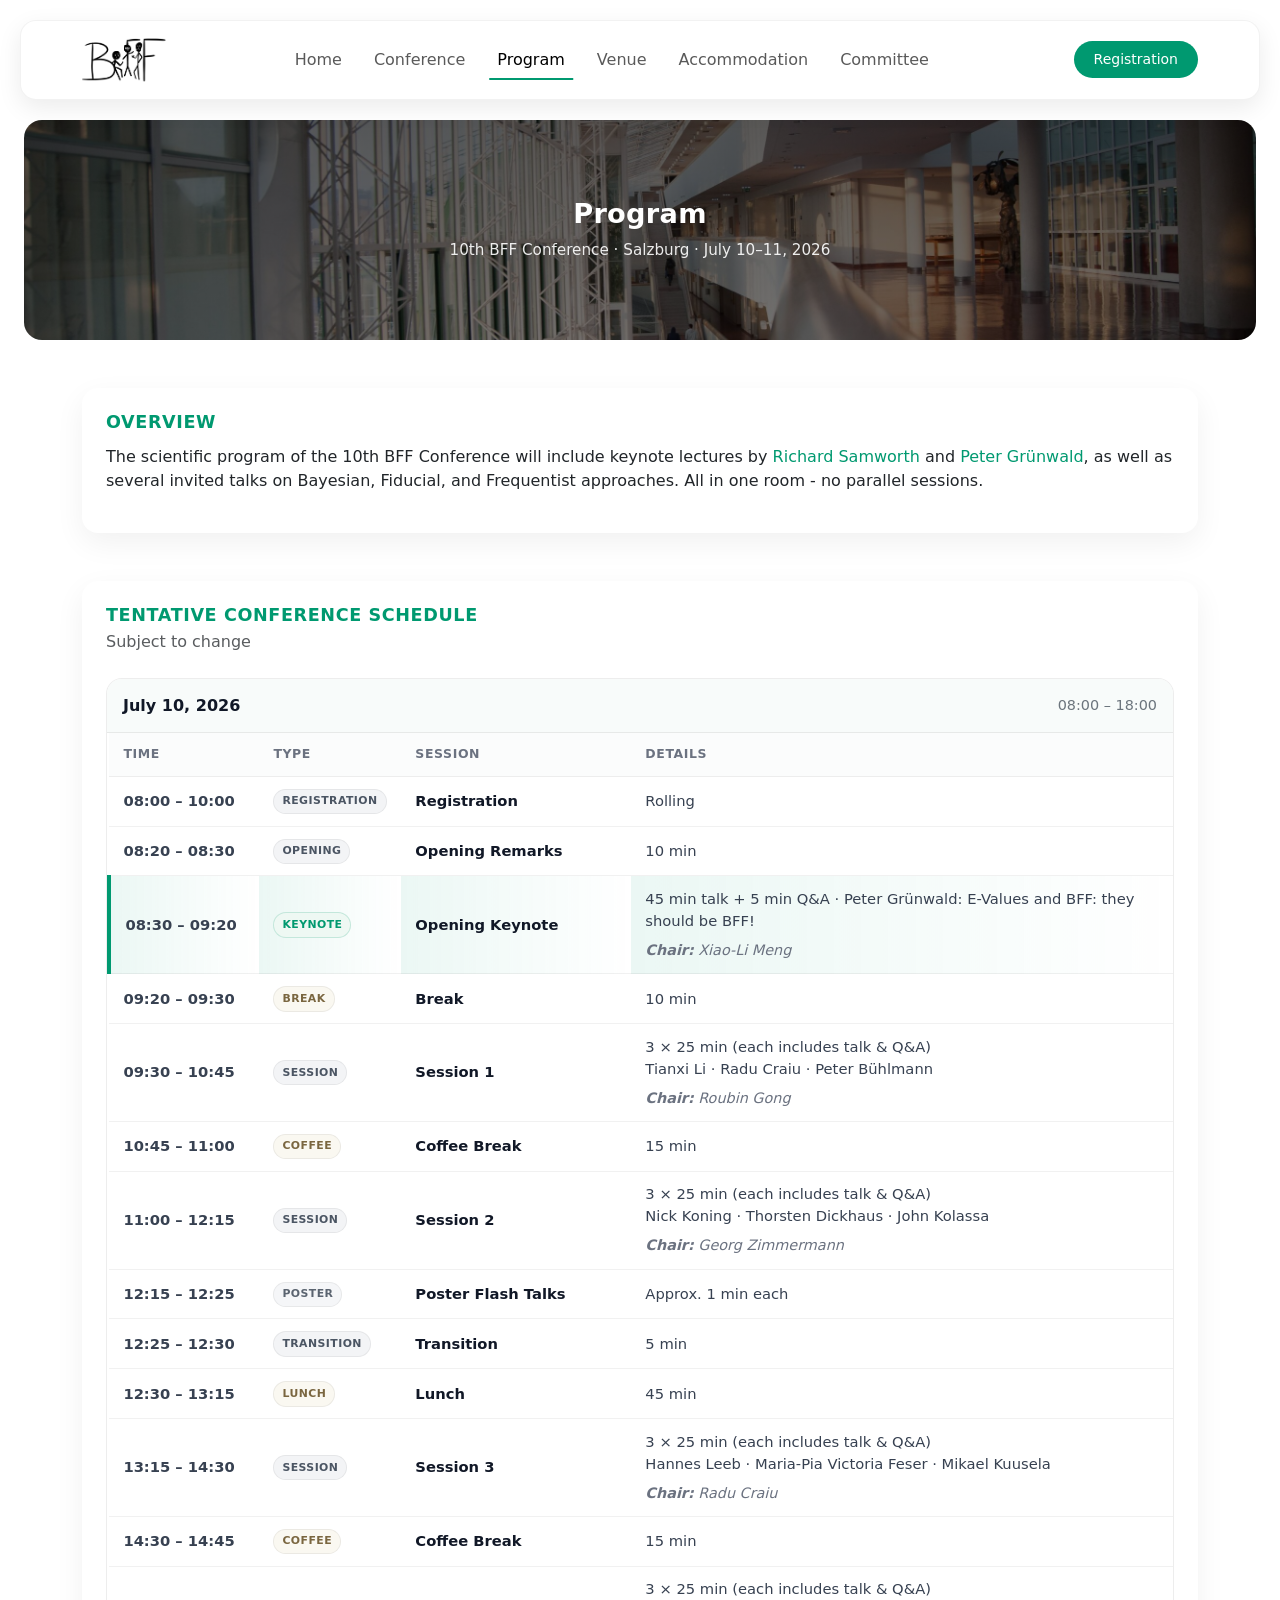
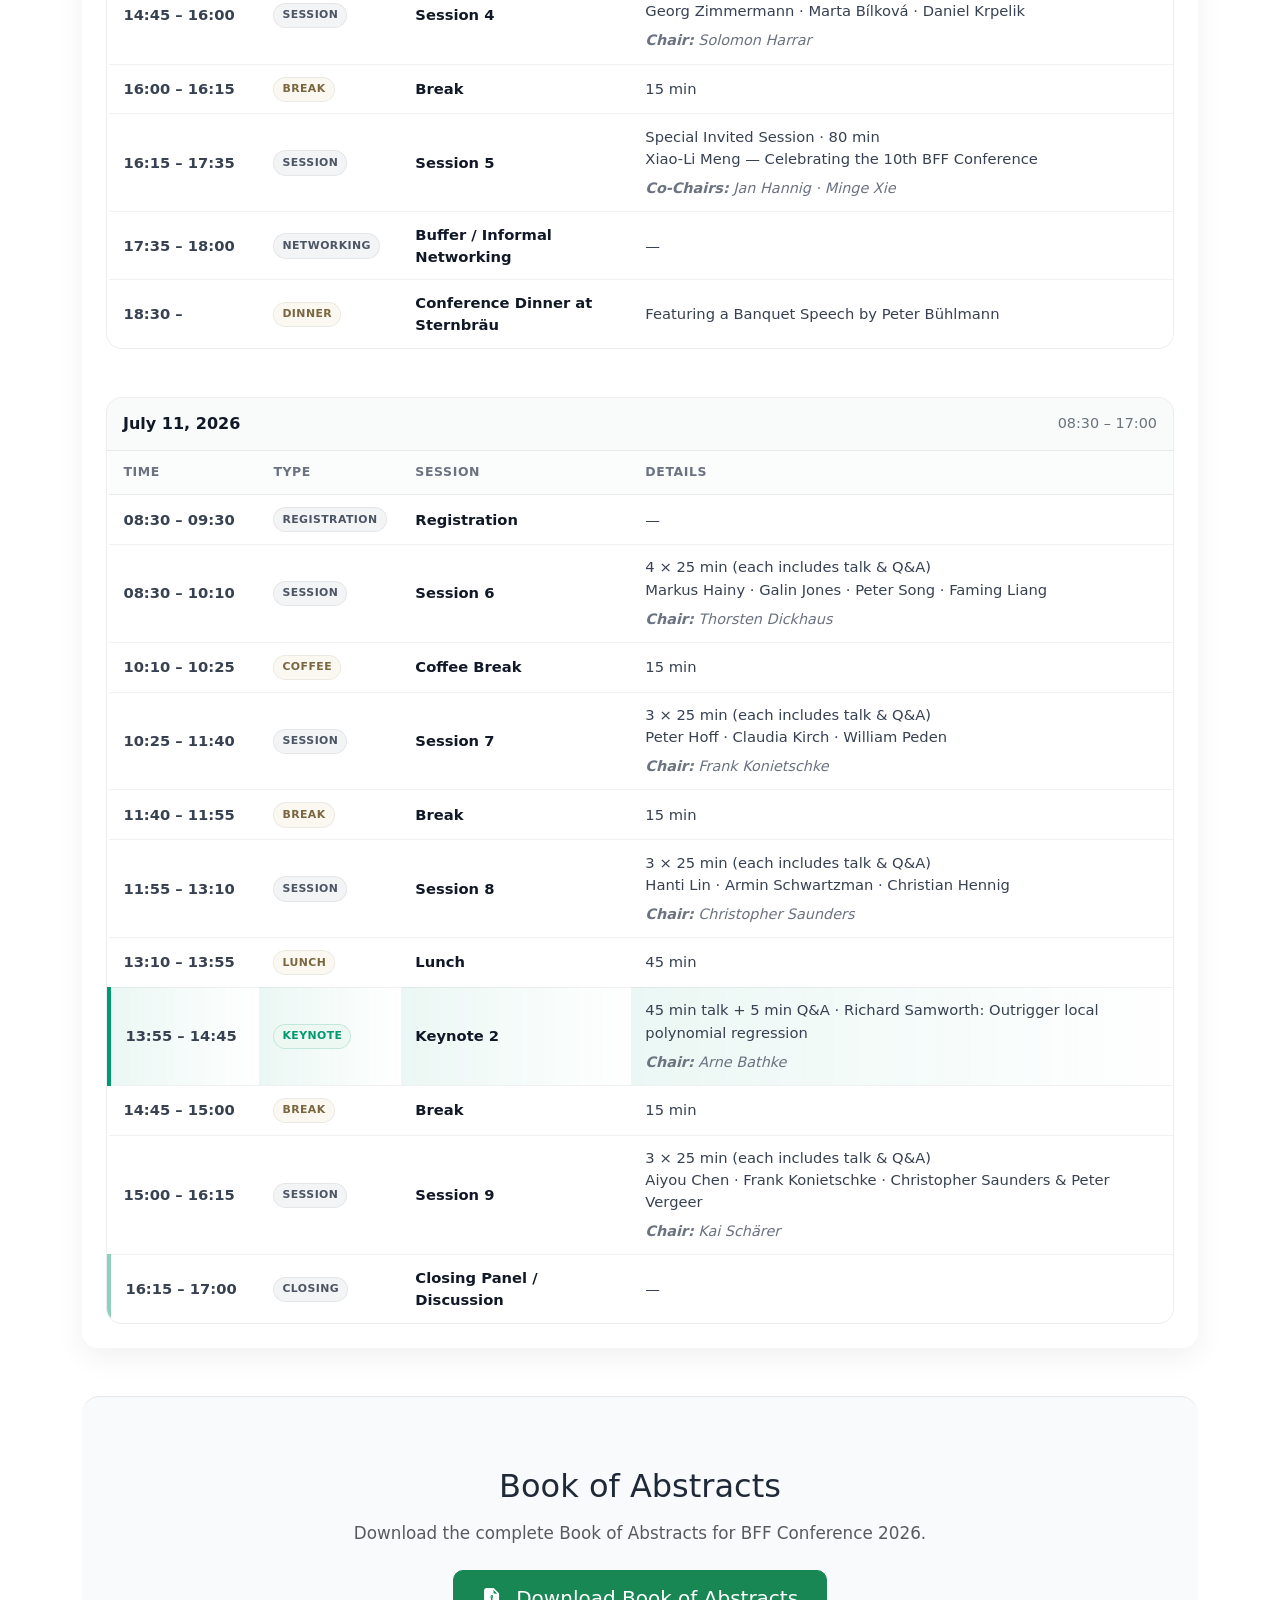
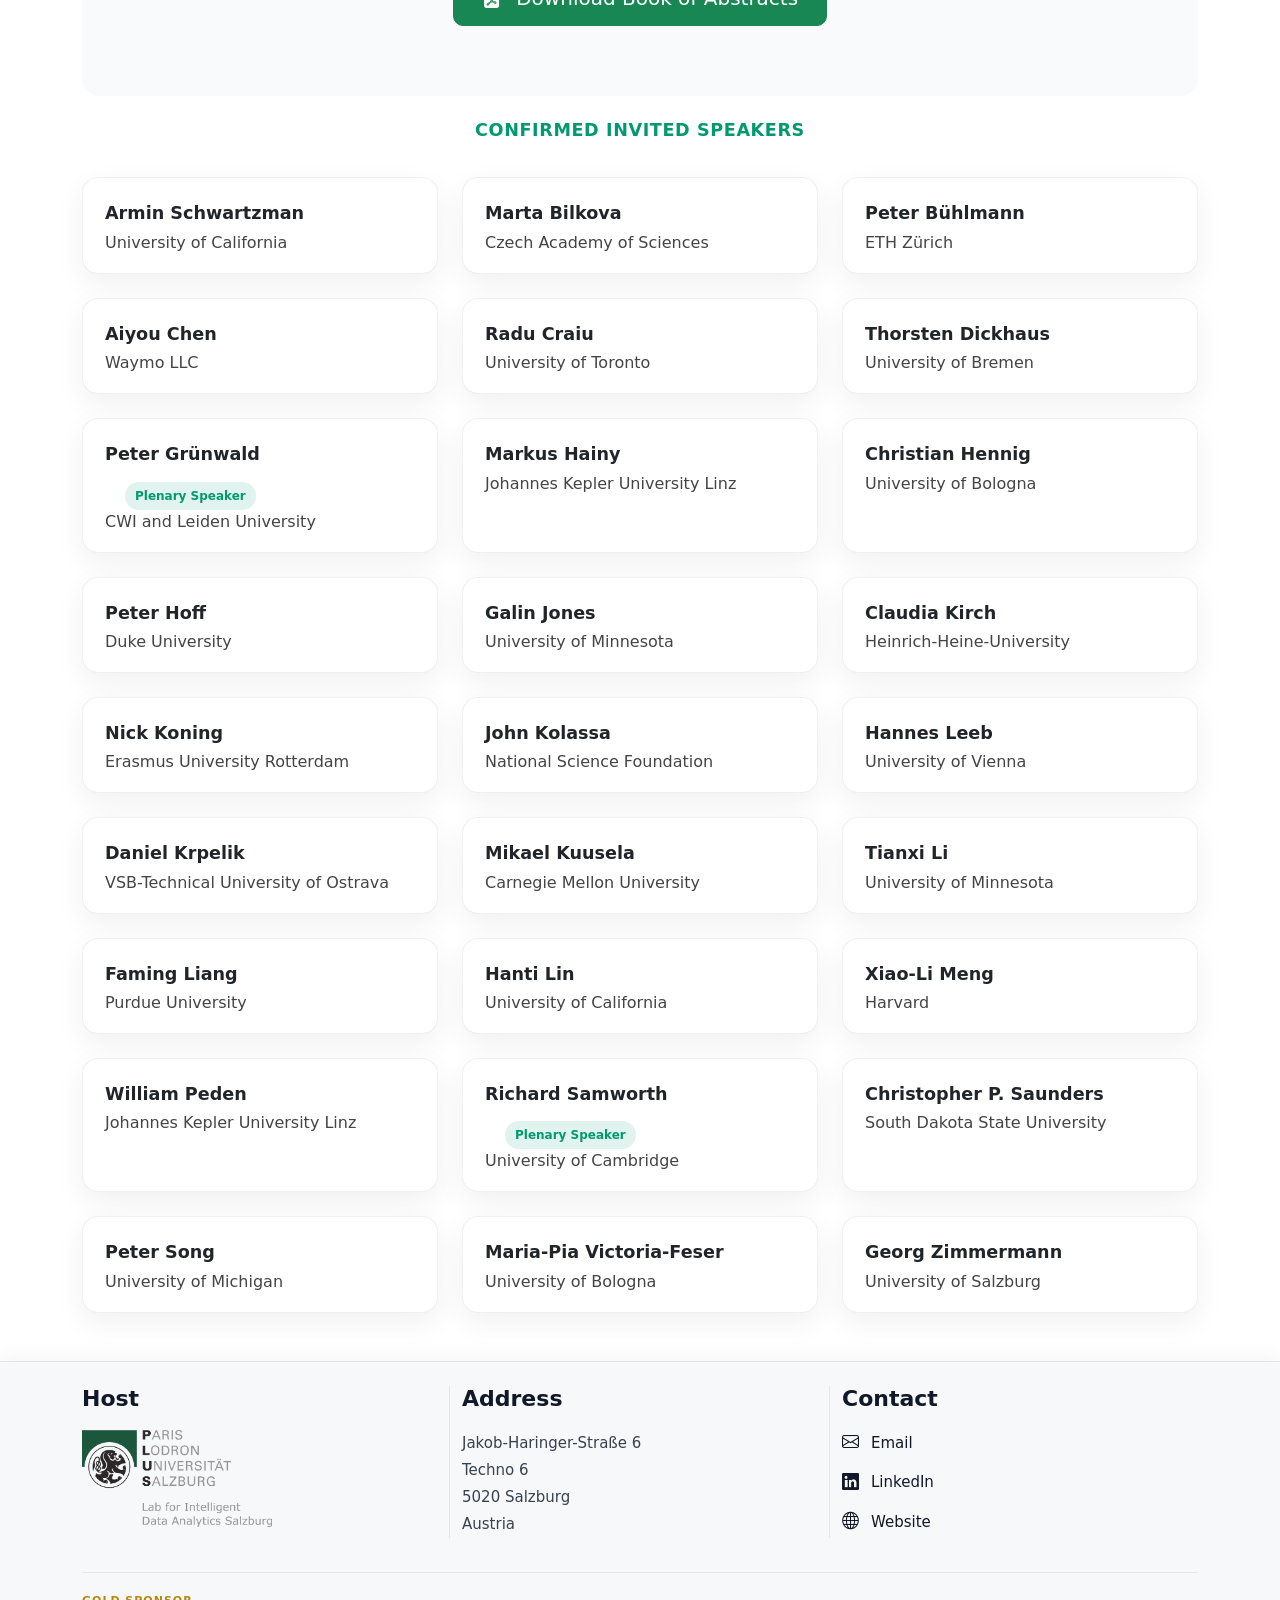
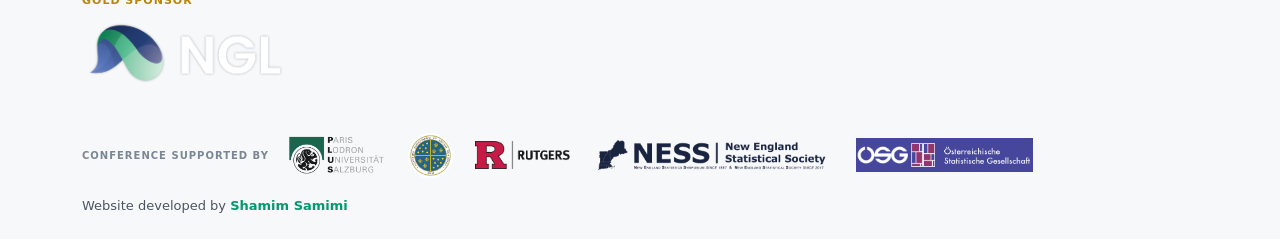
<file: program.html>
<!DOCTYPE html>
<html lang="en">
<head>
    <meta charset="UTF-8">
    <meta name="viewport" content="width=device-width, initial-scale=1.0">
    <title>Program | 10th BFF Conference</title>
    <link href="css/style.css" rel="stylesheet">
    <link href="https://cdn.jsdelivr.net/npm/bootstrap@5.3.8/dist/css/bootstrap.min.css" rel="stylesheet"  integrity="sha384-sRIl4kxILFvY47J16cr9ZwB07vP4J8+LH7qKQnuqkuIAvNWLzeN8tE5YBujZqJLB" crossorigin="anonymous">
    <link rel="stylesheet" href="https://cdn.jsdelivr.net/npm/bootstrap-icons@1.11.3/font/bootstrap-icons.css">
</head>

<body class="internal-page">
  <!-- Navbar Start -->
  <nav class="navbar navbar-expand-lg fixed-top">
    <div class="container">
      <a class="navbar-brand me-auto" href="https://www.bff-stat.org/">
  <img src="photo-bff/BFF_logo.webp" alt="BFF Logo" class="img-fluid" style="max-height:45px;">
</a>
      <div class="offcanvas offcanvas-end" tabindex="-1" id="offcanvasNavbar"
      aria-labelledby="offcanvasNavbarLabel">
        <div class="offcanvas-header">
          <h5 class="offcanvas-title" id="offcanvasNavbarLabel">Logo</h5>
          <button type="button" class="btn-close" data-bs-dismiss="offcanvas" aria-label="Close">
          </button>
        </div>
        <div class="offcanvas-body">
          <ul class="navbar-nav justify-content-center flex-grow-1 pe-3">
            <li class="nav-item">
              <a class="nav-link mx-lg-2" href="index.html">Home</a>
            </li>
            <li class="nav-item">
              <a class="nav-link mx-lg-2" href="conference.html">Conference</a>
            </li>
            <li class="nav-item">
              <a class="nav-link mx-lg-2 active" aria-current="page" href="program.html">Program</a>
            </li>
            <li class="nav-item">
              <a class="nav-link mx-lg-2" href="venue.html">Venue</a>
            </li>
            <li class="nav-item">
              <a class="nav-link mx-lg-2" href="accommodation.html">Accommodation</a>
            </li>
            <li class="nav-item">
              <a class="nav-link mx-lg-2" href="committee.html">Committee</a>
            </li>
          </ul>
        </div>
      </div>
      <a href="registration.html" class="login-button">Registration</a>
      <button class="navbar-toggler pe-0" type="button" data-bs-toggle="offcanvas" data-bs-target="#offcanvasNavbar"
        aria-controls="offcanvasNavbar" aria-label="Toggle navigation">
        <span class="navbar-toggler-icon"></span>
      </button>
    </div>
  </nav>

  <!-- Page hero -->
  <header class="page-hero">
    <div class="container text-white text-center">
      <h1 class="page-title">Program</h1>
      <p class="page-subtitle mb-0">
        10th BFF Conference · Salzburg · July 10–11, 2026
      </p>
    </div>
  </header>

  <main class="container my-5">

    <!-- Overview -->
    <section class="mb-5">
      <div class="info-card">
        <h2 class="section-title">Overview</h2>
        <p class="mb-3">
          The scientific program of the 10th BFF Conference will include keynote lectures by <a href="https://www.statslab.cam.ac.uk//~rjs57/" target="_blank" class="external-link">Richard Samworth</a> and <a href="https://safestatistics.com/" target="_blank" class="external-link" style="text-decoration: none;">Peter Grünwald</a>, as well as several invited talks on Bayesian, Fiducial, and Frequentist approaches. All in one room - no parallel sessions.

        </p>
      </div>
    </section>



    <!-- Tentative structure -->
    <section class="mb-5">
  <div class="info-card">

    <div class="schedule-header mb-4">
      <h2 class="section-title mb-1">Tentative Conference Schedule</h2>
      <p class="text-muted mb-0">Subject to change</p>
    </div>

    <!-- Day 1 -->
    <div class="schedule-table-block mb-5">
      <div class="schedule-day-title">
        <span>July 10, 2026</span>
        <span>08:00 – 18:00</span>
      </div>

      <div class="table-responsive">
        <table class="table schedule-table align-middle mb-0">
          <thead>
            <tr>
              <th>Time</th>
              <th>Type</th>
              <th>Session</th>
              <th>Details</th>
            </tr>
          </thead>

          <tbody>
            <tr>
              <td class="schedule-time-col">08:00 – 10:00</td>
              <td><span class="schedule-badge neutral">Registration</span></td>
              <td>Registration</td>
              <td>Rolling</td>
            </tr>

            <tr>
              <td class="schedule-time-col">08:20 – 08:30</td>
              <td><span class="schedule-badge opening">Opening</span></td>
              <td>Opening Remarks</td>
              <td>10 min</td>
            </tr>

            <tr class="schedule-highlight">
              <td class="schedule-time-col">08:30 – 09:20</td>
              <td><span class="schedule-badge keynote">Keynote</span></td>
              <td>Opening Keynote</td>
              <td>
  <div>45 min talk + 5 min Q&amp;A · Peter Grünwald: E-Values and BFF: they should be BFF!</div>
  <div class="session-chair"><strong>Chair:</strong> Xiao-Li Meng</div>
</td>
            </tr>

            <tr>
              <td class="schedule-time-col">09:20 – 09:30</td>
              <td><span class="schedule-badge break">Break</span></td>
              <td>Break</td>
              <td>10 min</td>
            </tr>

           <tr>
  <td class="schedule-time-col">09:30 – 10:45</td>

  <td>
    <span class="schedule-badge session">Session</span>
  </td>

  <td>
    Session 1
  </td>

  <td>
  <div class="session-meta">3 × 25 min (each includes talk &amp; Q&amp;A)</div>
  <div>Tianxi Li · Radu Craiu · Peter Bühlmann</div>
  <div class="session-chair"><strong>Chair:</strong> Roubin Gong</div>
</td>
</tr>

            <tr>
              <td class="schedule-time-col">10:45 – 11:00</td>
              <td><span class="schedule-badge coffee">Coffee</span></td>
              <td>Coffee Break</td>
              <td>15 min</td>
            </tr>

            <tr>
  <td class="schedule-time-col">11:00 – 12:15</td>
  <td><span class="schedule-badge session">Session</span></td>
  <td>Session 2</td>
<td>
  <div class="session-meta">3 × 25 min (each includes talk &amp; Q&amp;A)</div>
  <div>Nick Koning · Thorsten Dickhaus · John Kolassa</div>
  <div class="session-chair"><strong>Chair:</strong> Georg Zimmermann</div>
</td>
</tr>

            <tr>
              <td class="schedule-time-col">12:15 – 12:25</td>
              <td><span class="schedule-badge poster">Poster</span></td>
              <td>Poster Flash Talks</td>
              <td>Approx. 1 min each</td>
            </tr>

            <tr>
              <td class="schedule-time-col">12:25 – 12:30</td>
              <td><span class="schedule-badge neutral">Transition</span></td>
              <td>Transition</td>
              <td>5 min</td>
            </tr>

            <tr>
              <td class="schedule-time-col">12:30 – 13:15</td>
              <td><span class="schedule-badge lunch">Lunch</span></td>
              <td>Lunch</td>
              <td>45 min</td>
            </tr>

            <tr>
  <td class="schedule-time-col">13:15 – 14:30</td>
  <td><span class="schedule-badge session">Session</span></td>
  <td>Session 3</td>
  <td>
  <div class="session-meta">3 × 25 min (each includes talk &amp; Q&amp;A)</div>
  <div>Hannes Leeb · Maria-Pia Victoria Feser · Mikael Kuusela</div>
  <div class="session-chair"><strong>Chair:</strong> Radu Craiu</div>
</td>
</tr>

            <tr>
              <td class="schedule-time-col">14:30 – 14:45</td>
              <td><span class="schedule-badge coffee">Coffee</span></td>
              <td>Coffee Break</td>
              <td>15 min</td>
            </tr>

            <tr>
  <td class="schedule-time-col">14:45 – 16:00</td>
  <td><span class="schedule-badge session">Session</span></td>
  <td>Session 4</td>
  <td>
  <div class="session-meta">3 × 25 min (each includes talk &amp; Q&amp;A)</div>
  <div>Georg Zimmermann · Marta Bílková · Daniel Krpelik</div>
  <div class="session-chair"><strong>Chair:</strong> Solomon Harrar</div>
</td>
</tr>

            <tr>
              <td class="schedule-time-col">16:00 – 16:15</td>
              <td><span class="schedule-badge break">Break</span></td>
              <td>Break</td>
              <td>15 min</td>
            </tr>

            <tr>
  <td class="schedule-time-col">16:15 – 17:35</td>
  <td><span class="schedule-badge session">Session</span></td>
  <td>Session 5</td>
  <td>
  <div class="session-meta">Special Invited Session · 80 min</div>
  <div>Xiao-Li Meng — Celebrating the 10th BFF Conference</div>
  <div class="session-chair"><strong>Co-Chairs:</strong> Jan Hannig · Minge Xie</div>
</td>
</tr>

            <tr>
              <td class="schedule-time-col">17:35 – 18:00</td>
              <td><span class="schedule-badge neutral">Networking</span></td>
              <td>Buffer / Informal Networking</td>
              <td>—</td>
            </tr>
            <tr>
              <td class="schedule-time-col">18:30 – </td>
              <td><span class="schedule-badge lunch">Dinner</span></td>
              <td>Conference Dinner at Sternbräu</td>
              <td>Featuring a Banquet Speech by Peter Bühlmann</td>
            </tr>
          </tbody>
        </table>
      </div>
    </div>

    <!-- Day 2 -->
    <div class="schedule-table-block">
      <div class="schedule-day-title">
        <span>July 11, 2026</span>
        <span>08:30 – 17:00</span>
      </div>

      <div class="table-responsive">
        <table class="table schedule-table align-middle mb-0">
          <thead>
            <tr>
              <th>Time</th>
              <th>Type</th>
              <th>Session</th>
              <th>Details</th>
            </tr>
          </thead>

          <tbody>
            <tr>
              <td class="schedule-time-col">08:30 – 09:30</td>
              <td><span class="schedule-badge neutral">Registration</span></td>
              <td>Registration</td>
              <td>—</td>
            </tr>

            <tr>
  <td class="schedule-time-col">08:30 – 10:10</td>
  <td><span class="schedule-badge session">Session</span></td>
  <td>Session 6</td>
  <td>
  <div class="session-meta">4 × 25 min (each includes talk &amp; Q&amp;A)</div>
  <div>Markus Hainy · Galin Jones · Peter Song · Faming Liang</div>
  <div class="session-chair"><strong>Chair:</strong> Thorsten Dickhaus</div>
</td>
</tr>

            <tr>
              <td class="schedule-time-col">10:10 – 10:25</td>
              <td><span class="schedule-badge coffee">Coffee</span></td>
              <td>Coffee Break</td>
              <td>15 min</td>
            </tr>

            <tr>
  <td class="schedule-time-col">10:25 – 11:40</td>
  <td><span class="schedule-badge session">Session</span></td>
  <td>Session 7</td>
  <td>
  <div class="session-meta">3 × 25 min (each includes talk &amp; Q&amp;A)</div>
  <div>Peter Hoff · Claudia Kirch · William Peden</div>
  <div class="session-chair"><strong>Chair:</strong> Frank Konietschke</div>
</td>
</tr>

            <tr>
              <td class="schedule-time-col">11:40 – 11:55</td>
              <td><span class="schedule-badge break">Break</span></td>
              <td>Break</td>
              <td>15 min</td>
            </tr>

            <tr>
  <td class="schedule-time-col">11:55 – 13:10</td>
  <td><span class="schedule-badge session">Session</span></td>
  <td>Session 8</td>
  <td>
  <div class="session-meta">3 × 25 min (each includes talk &amp; Q&amp;A)</div>
  <div>Hanti Lin · Armin Schwartzman · Christian Hennig</div>
  <div class="session-chair"><strong>Chair:</strong> Christopher Saunders</div>
</td>
</tr>

            <tr>
              <td class="schedule-time-col">13:10 – 13:55</td>
              <td><span class="schedule-badge lunch">Lunch</span></td>
              <td>Lunch</td>
              <td>45 min</td>
            </tr>

            <tr class="schedule-highlight">
              <td class="schedule-time-col">13:55 – 14:45</td>
              <td><span class="schedule-badge keynote">Keynote</span></td>
              <td>Keynote 2</td>
              <td>
  <div>45 min talk + 5 min Q&amp;A · Richard Samworth: Outrigger local polynomial regression</div>
  <div class="session-chair"><strong>Chair:</strong> Arne Bathke</div>
</td>
            </tr>

            <tr>
              <td class="schedule-time-col">14:45 – 15:00</td>
              <td><span class="schedule-badge break">Break</span></td>
              <td>Break</td>
              <td>15 min</td>
            </tr>

            <tr>
  <td class="schedule-time-col">15:00 – 16:15</td>
  <td><span class="schedule-badge session">Session</span></td>
  <td>Session 9</td>
  <td>
  <div class="session-meta">3 × 25 min (each includes talk &amp; Q&amp;A)</div>
  <div>Aiyou Chen · Frank Konietschke · Christopher Saunders &amp; Peter Vergeer</div>
  <div class="session-chair"><strong>Chair:</strong> Kai Schärer</div>
</td>
</tr>

            <tr class="schedule-highlight-soft">
              <td class="schedule-time-col">16:15 – 17:00</td>
              <td><span class="schedule-badge closing">Closing</span></td>
              <td>Closing Panel / Discussion</td>
              <td>—</td>
            </tr>
          </tbody>
        </table>
      </div>
    </div>

  </div>
</section>

<!-- Book of Abstracts -->
<section class="program-abstracts text-center mt-5 mb-4">

  <h2 class="mb-3">Book of Abstracts</h2>

  <p class="text-muted mb-4">
    Download the complete Book of Abstracts for BFF Conference 2026.

  </p>

  <a href="BFF10_Book_of_Abstracts.pdf"
     target="_blank"
     class="btn btn-success btn-lg">
    <i class="bi bi-file-earmark-pdf-fill me-2"></i>
    Download Book of Abstracts
  </a>

</section>


    <!-- Confirmed invited speakers -->
    <section class="mb-5">
      <h2 class="section-title text-center">Confirmed invited speakers</h2>

      <div class="row g-4 mt-1">
                <div class="col-sm-6 col-lg-4">
          <div class="committee-card h-100">
            <a href="https://profiles.ucsd.edu/armin.schwartzman"
                target="_blank"
                class="member-link">
                <p class="member-name mb-1">
                Armin Schwartzman
                </p>
            </a>
            <p class="member-affiliation mb-0">University of California</p>
          </div>
        </div>
        <div class="col-sm-6 col-lg-4">
          <div class="committee-card h-100">
            <a href="https://www.cs.cas.cz/staff/bilkova/en"
                target="_blank"
                class="member-link">
                <p class="member-name mb-1">
                Marta Bilkova
                </p>
            </a>
            <p class="member-affiliation mb-0">Czech Academy of Sciences</p>
          </div>
        </div>

        <div class="col-sm-6 col-lg-4">
          <div class="committee-card h-100">
            <a href="https://people.math.ethz.ch/~buhlmann/"
                target="_blank"
                class="member-link">
                <p class="member-name mb-1">
                Peter Bühlmann
                </p>
            </a>
            <p class="member-affiliation mb-0">ETH Zürich</p>
          </div>
        </div>
        <div class="col-sm-6 col-lg-4">
          <div class="committee-card h-100">
            <a href="https://research.google/people/author35860/"
                target="_blank"
                class="member-link">
                <p class="member-name mb-1">
                Aiyou Chen
                </p>
            </a>
            <p class="member-affiliation mb-0">Waymo LLC</p>
          </div>
          </div>
          <div class="col-sm-6 col-lg-4">
          <div class="committee-card h-100">
            <a href="https://www.statistics.utoronto.ca/people/directories/all-faculty/radu-craiu"
                target="_blank"
                class="member-link">
                <p class="member-name mb-1">
                Radu Craiu
                </p>
            </a>
            <p class="member-affiliation mb-0">University of Toronto</p>
          </div>
        </div>
        <div class="col-sm-6 col-lg-4">
          <div class="committee-card h-100">
            <a href="https://www.uni-bremen.de/fb3/fachbereich/gesichter-des-fachbereiches/thorsten-dickhaus"
                target="_blank"
                class="member-link">
                <p class="member-name mb-1">
                Thorsten Dickhaus
                </p>
            </a>
            <p class="member-affiliation mb-0">University of Bremen</p>
          </div>
        </div>


                <div class="col-sm-6 col-lg-4">
          <div class="committee-card h-100">
            <a href="https://safestatistics.com"
                target="_blank"
                class="member-link">
                <p class="member-name mb-1">
                Peter Grünwald
                </p>
                
            </a>
            <span class="plenary-badge">Plenary Speaker</span>
            <p class="member-affiliation mb-0">CWI and Leiden University</p>
          </div>
        </div>

        <div class="col-sm-6 col-lg-4">
          <div class="committee-card h-100">
            <a href="https://www.jku.at/institut-fuer-angewandte-statistik/ueber-uns/team/dr-markus-hainy-mstat/"
                target="_blank"
                class="member-link">
                <p class="member-name mb-1">
                Markus Hainy
                </p>
            </a>
            <p class="member-affiliation mb-0">Johannes Kepler University Linz</p>
          </div>
        </div>

        <div class="col-sm-6 col-lg-4">
          <div class="committee-card h-100">
            <a href="https://www.unibo.it/sitoweb/christian.hennig/en/"
                target="_blank"
                class="member-link">
                <p class="member-name mb-1">
                Christian Hennig
                </p>
            </a>
            <p class="member-affiliation mb-0">University of Bologna</p>
          </div>
        </div>        

        <div class="col-sm-6 col-lg-4">
          <div class="committee-card h-100">
            <a href="https://stat.duke.edu/research/hoff"
                target="_blank"
                class="member-link">
                <p class="member-name mb-1">
                Peter Hoff
                </p>
            </a>
            <p class="member-affiliation mb-0">Duke University</p>
          </div>
        </div>

        <div class="col-sm-6 col-lg-4">
          <div class="committee-card h-100">
            <a href="https://cla.umn.edu/about/directory/profile/galin"
                target="_blank"
                class="member-link">
                <p class="member-name mb-1">
                Galin Jones
                </p>
            </a>
            <p class="member-affiliation mb-0">University of Minnesota</p>
          </div>
        </div>

        <div class="col-sm-6 col-lg-4">
          <div class="committee-card h-100">
            <a href="https://www.imst1.ovgu.de/Arbeitsgruppe/Prof_+Dr_+Claudia+Kirch-p-40.html"
                target="_blank"
                class="member-link">
                <p class="member-name mb-1">
                Claudia Kirch
                </p>
            </a>
            <p class="member-affiliation mb-0">Heinrich-Heine-University</p>
          </div>
        </div>
        <!--<div class="col-sm-6 col-lg-4">
          <div class="committee-card h-100">
            <a href="https://biometrie.charite.de/metas/person/person/address_detail/prof_dr_frank_konietschke"
                target="_blank"
                class="member-link">
                <p class="member-name mb-1">
                Frank Konietschke
                </p>
            </a>
            <p class="member-affiliation mb-0">Charité</p>
          </div>
        </div>-->
                <div class="col-sm-6 col-lg-4">
          <div class="committee-card h-100">
            <a href="https://www.nickkoning.com/"
                target="_blank"
                class="member-link">
                <p class="member-name mb-1">
                Nick Koning
                </p>
            </a>
            <p class="member-affiliation mb-0">Erasmus University Rotterdam</p>
          </div>
        </div>
        <div class="col-sm-6 col-lg-4">
          <div class="committee-card h-100">
            <a href="https://statistics.rutgers.edu/people-pages/faculty/people/395-john-kolassa"
                target="_blank"
                class="member-link">
                <p class="member-name mb-1">
                John Kolassa
                </p>
            </a>
            <p class="member-affiliation mb-0">National Science Foundation</p>
          </div>
        </div>
        <div class="col-sm-6 col-lg-4">
          <div class="committee-card h-100">
            <a href="https://stain.univie.ac.at/researchers/hannes-leeb/"
                target="_blank"
                class="member-link">
                <p class="member-name mb-1">
                Hannes Leeb
                </p>
            </a>
            <p class="member-affiliation mb-0">University of Vienna</p>
          </div>
        </div>     
            

              
        <div class="col-sm-6 col-lg-4">
          <div class="committee-card h-100">
            <a href="https://www.researchgate.net/profile/Daniel-Krpelik"
                target="_blank"
                class="member-link">
                <p class="member-name mb-1">
                Daniel Krpelik
                </p>
            </a>
            <p class="member-affiliation mb-0">VSB-Technical University of Ostrava</p>
          </div>
        </div>
              
        <div class="col-sm-6 col-lg-4">
          <div class="committee-card h-100">
            <a href="https://www.stat.cmu.edu/~mkuusela/"
                target="_blank"
                class="member-link">
                <p class="member-name mb-1">
                Mikael Kuusela
                </p>
            </a>
            <p class="member-affiliation mb-0">Carnegie Mellon University</p>
          </div>
        </div>
              
        <div class="col-sm-6 col-lg-4">
          <div class="committee-card h-100">
            <a href="https://cla.umn.edu/about/directory/profile/tianxili"
                target="_blank"
                class="member-link">
                <p class="member-name mb-1">
                Tianxi Li
                </p>
            </a>
            <p class="member-affiliation mb-0">University of Minnesota</p>
          </div>
        </div>
              
        <div class="col-sm-6 col-lg-4">
          <div class="committee-card h-100">
            <a href="https://www.stat.purdue.edu/people/faculty/fmliang.html"
                target="_blank"
                class="member-link">
                <p class="member-name mb-1">
                Faming Liang 
                </p>
            </a>
            <p class="member-affiliation mb-0">Purdue University</p>
          </div>
        </div>
              
        <div class="col-sm-6 col-lg-4">
          <div class="committee-card h-100">
            <a href="https://philosophy.ucdavis.edu/people/hanti-lin"
                target="_blank"
                class="member-link">
                <p class="member-name mb-1">
                Hanti Lin
                </p>
            </a>
            <p class="member-affiliation mb-0">University of California</p>
          </div>
        </div>
              

            
        <div class="col-sm-6 col-lg-4">
          <div class="committee-card h-100">
            <a href="https://statistics.fas.harvard.edu/people/xiao-li-meng"
                target="_blank"
                class="member-link">
                <p class="member-name mb-1">
                Xiao-Li Meng
                </p>
            </a>
            <p class="member-affiliation mb-0">Harvard</p>
          </div>
        </div>
        
        <div class="col-sm-6 col-lg-4">
          <div class="committee-card h-100">
            <a href="https://www.jku.at/institut-fuer-philosophie-und-wissenschaftstheorie/ueber-uns/unser-team/william-peden/"
                target="_blank"
                class="member-link">
                <p class="member-name mb-1">
                William Peden 
                </p>
            </a>
            <p class="member-affiliation mb-0">Johannes Kepler University Linz</p>
          </div>
        </div>
             
                <div class="col-sm-6 col-lg-4">
          <div class="committee-card h-100">
            <a href="https://www.statslab.cam.ac.uk//~rjs57/"
                target="_blank"
                class="member-link">
                <p class="member-name mb-1">
                Richard Samworth
                </p>
            </a>
            <span class="plenary-badge">Plenary Speaker</span>
            <p class="member-affiliation mb-0">University of Cambridge</p>
             
          </div>
        </div>
              
        <div class="col-sm-6 col-lg-4">
          <div class="committee-card h-100">
            <a href="https://www.sdstate.edu/directory/christopher-saunders"
                target="_blank"
                class="member-link">
                <p class="member-name mb-1">
                Christopher P. Saunders 
                </p>
            </a>
            <p class="member-affiliation mb-0">South Dakota State University</p>
          </div>
        </div>
        <div class="col-sm-6 col-lg-4">
          <div class="committee-card h-100">
            <a href="https://sph.umich.edu/faculty-profiles/song-peter.html"
                target="_blank"
                class="member-link">
                <p class="member-name mb-1">
                Peter Song
                </p>
            </a>
            <p class="member-affiliation mb-0">University of Michigan</p>
          </div>
        </div>
         
        <div class="col-sm-6 col-lg-4">
          <div class="committee-card h-100">
            <a href="https://www.unige.ch/gsem/fr/recherche/corps-professoral/honoraires/maria-pia-victoria-feser/"
                target="_blank"
                class="member-link">
                <p class="member-name mb-1">
                Maria-Pia Victoria-Feser
                </p>
            </a>
            <p class="member-affiliation mb-0">University of Bologna</p>
          </div>
        </div>
              
        <div class="col-sm-6 col-lg-4">
          <div class="committee-card h-100">
            <a href="https://www.plus.ac.at/aihi/der-fachbereich/team/dr-georg-zimmermann-ba-msc/"
                target="_blank"
                class="member-link">
                <p class="member-name mb-1">
                Georg Zimmermann
                </p>
            </a>
            <p class="member-affiliation mb-0">University of Salzburg</p>
          </div>
        </div>
      
    </section>

  </main>

  <script src="https://cdn.jsdelivr.net/npm/bootstrap@5.3.8/dist/js/bootstrap.bundle.min.js"></script>

  <!-- Footer Start -->

<footer class="site-footer mt-5">
  <div class="container footer-container py-4">

    <div class="footer-top row gy-4 text-center text-md-start justify-content-center">

      <!-- Host -->
      <div class="col-md-4 footer-block">
        <h6 class="footer-title">Host</h6>
        <a href="https://idalab.at/" target="_blank" class="footer-host">
          <img src="photo-bff/Sublogo-IDA-Lab.png" alt="IDA Lab Salzburg" class="footer-host-logo">
        </a>
      </div>

      <!-- Address -->
      <div class="col-md-4 footer-block">
        <h6 class="footer-title">Address</h6>
        <p class="footer-text mb-0">
          Jakob-Haringer-Straße 6<br>
          Techno 6<br>
          5020 Salzburg<br>
          Austria
        </p>
      </div>

      <!-- Contact -->
      <div class="col-md-4 footer-block">
        <h6 class="footer-title">Contact</h6>
        <div class="footer-social">
          <a href="mailto:arne.bathke@plus.ac.at" class="footer-item">
            <i class="bi bi-envelope"></i>
            <span>Email</span>
          </a>

          <a href="https://www.linkedin.com/company/ida-lab-salzburg/" target="_blank" class="footer-item">
            <i class="bi bi-linkedin"></i>
            <span>LinkedIn</span>
          </a>

          <a href="https://idalab.at/" target="_blank" class="footer-item">
            <i class="bi bi-globe"></i>
            <span>Website</span>
          </a>
        </div>
      </div>

    </div>

    <div class="footer-bottom">

  <div class="footer-gold-sponsor">
    <span class="footer-gold-label">Gold Sponsor</span>

    <a href="https://nxgl.ai/" target="_blank" class="footer-supporter-link">
      <img src="photo-bff/ngl-logo-DJXvmlii.png"
           alt="Next Gen Learning"
           class="footer-gold-logo">
    </a>
  </div>

  <div class="footer-supporters">
    <span class="footer-supporters-label">Conference Supported by</span>

    <div class="footer-supporters-logos">

        <div class="footer-supporters-logos">
          <a href="https://www.plus.ac.at/" target="_blank" class="footer-supporter-link">
            <img src="photo-bff/UNI_LOGO_Vektor_RGB_01.png" alt="Paris Lodron University of Salzburg" class="footer-supporter-logo plus-logo">
          </a>

          <a href="https://euro-acad.eu/" target="_blank" class="footer-supporter-link">
            <img src="photo-bff/Logo_Emblem.png" alt="European Academy of Sciences and Arts" class="footer-supporter-logo academy-logo">
          </a>

          <a href="https://www.rutgers.edu/" target="_blank" class="footer-supporter-link">
            <img src="photo-bff/rutgers-logo.png" alt="Rutgers University" class="footer-supporter-logo rutgers-logo">
          </a>

          <a href="https://nestat.org/" target="_blank" class="footer-supporter-link">
            <img src="photo-bff/nestat.png" alt="New England Statistical Society" class="footer-supporter-logo nestat-logo">
          </a>
          <a href="https://www.osg.or.at/main.asp?VID=1&kat1=94&kat2=666" target="_blank" class="footer-supporter-link">
  <img src="photo-bff/OSG_Logo.gif" alt="OSG" class="footer-supporter-logo new-logo">
</a>
        
</div>
    </div>
  </div>

  <div class="footer-credit">
    Website developed by <span class="credit-name">Shamim Samimi</span>
  </div>

</div>

  </div>
</footer>
<div class="modal fade" id="posterPasswordModal" tabindex="-1" aria-labelledby="posterPasswordModalLabel" aria-hidden="true">
  <div class="modal-dialog modal-dialog-centered">
    <div class="modal-content password-modal">

      <div class="modal-header">
        <h5 class="modal-title" id="posterPasswordModalLabel">Poster Submission Access</h5>
        <button type="button" class="btn-close" data-bs-dismiss="modal" aria-label="Close"></button>
      </div>

      <div class="modal-body">
        <p class="password-modal-text">
          Please enter the password to access the poster abstract submission page.
        </p>

        <input type="password"
               id="posterPasswordInput"
               class="form-control"
               placeholder="Enter password">

        <p id="passwordError" class="password-error mt-2 mb-0 d-none">
          Incorrect password. Please try again.
        </p>
      </div>

      <div class="modal-footer">
        <button type="button" class="btn btn-outline-secondary" data-bs-dismiss="modal">
          Cancel
        </button>

        <button type="button" class="btn btn-success" onclick="checkPosterPassword()">
          Continue
        </button>
      </div>

    </div>
  </div>
</div>

<!-- Footer End -->
</body>
</html>
</file>
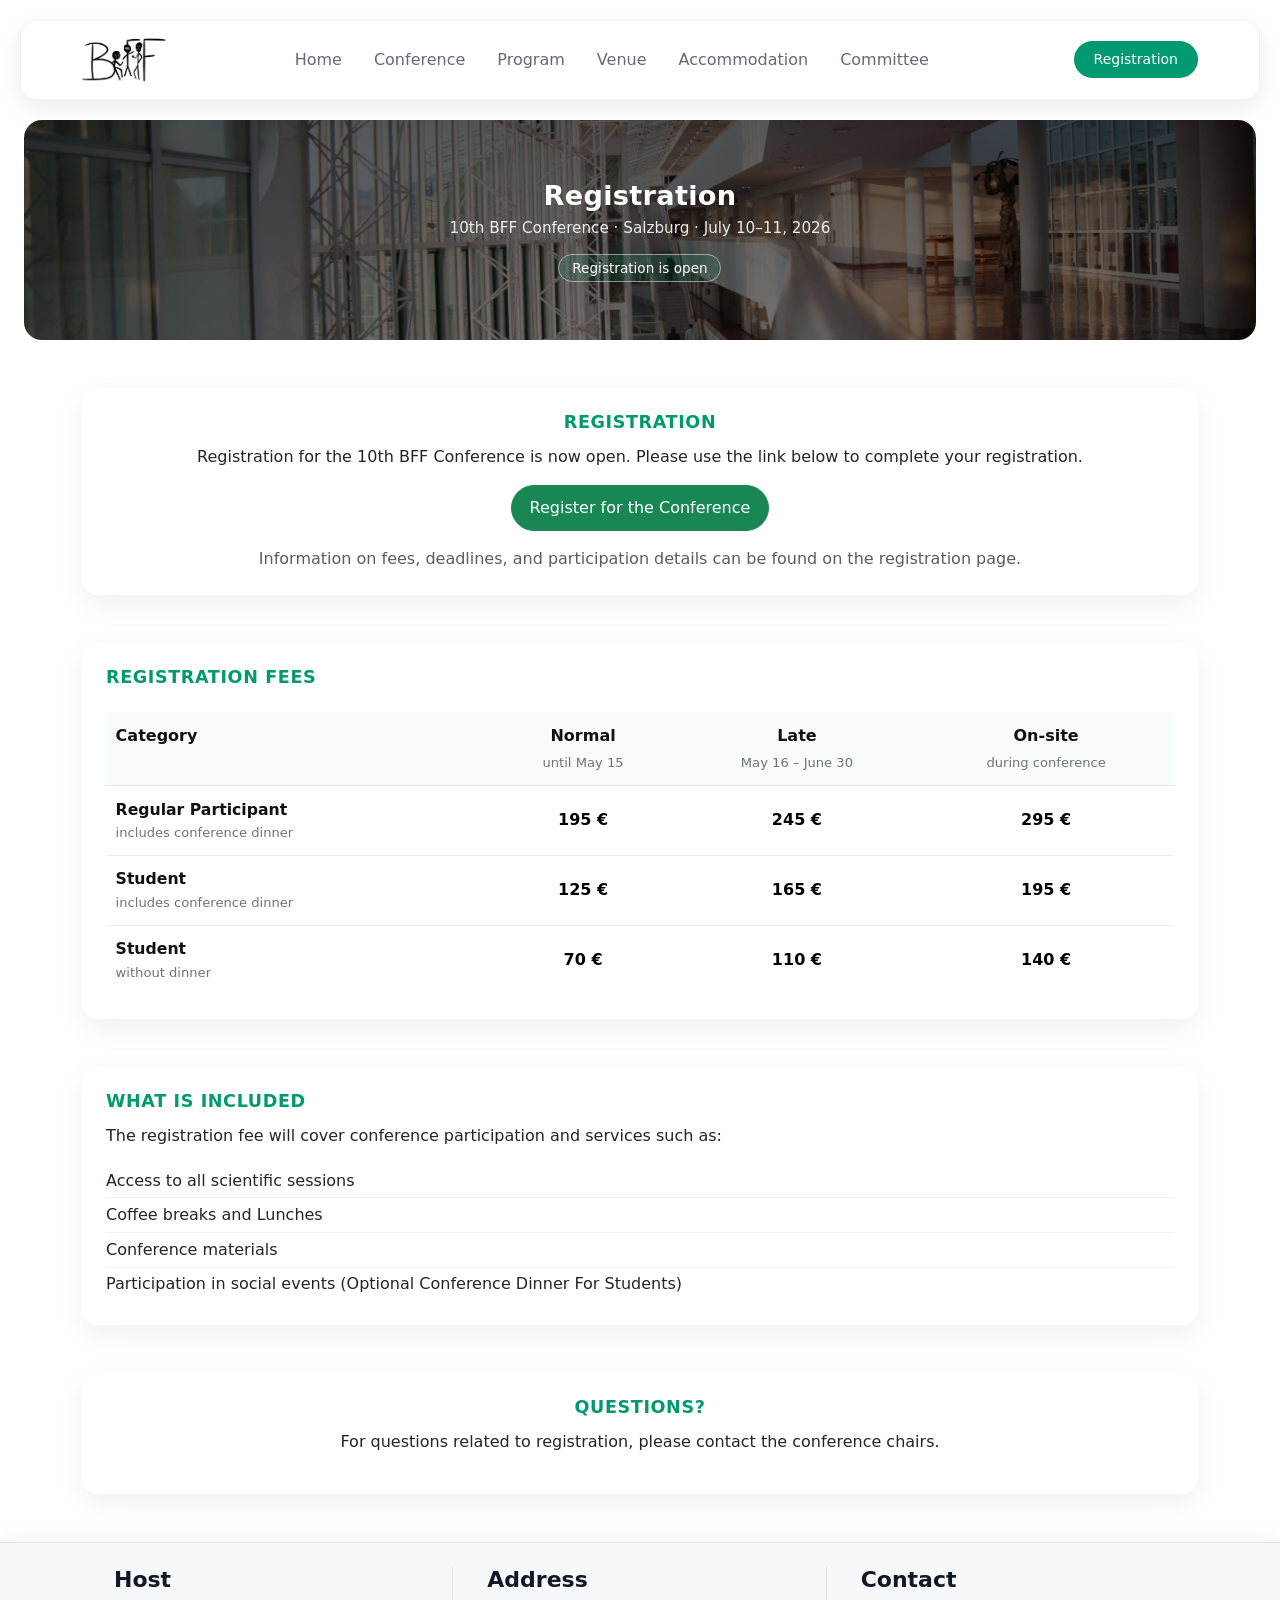
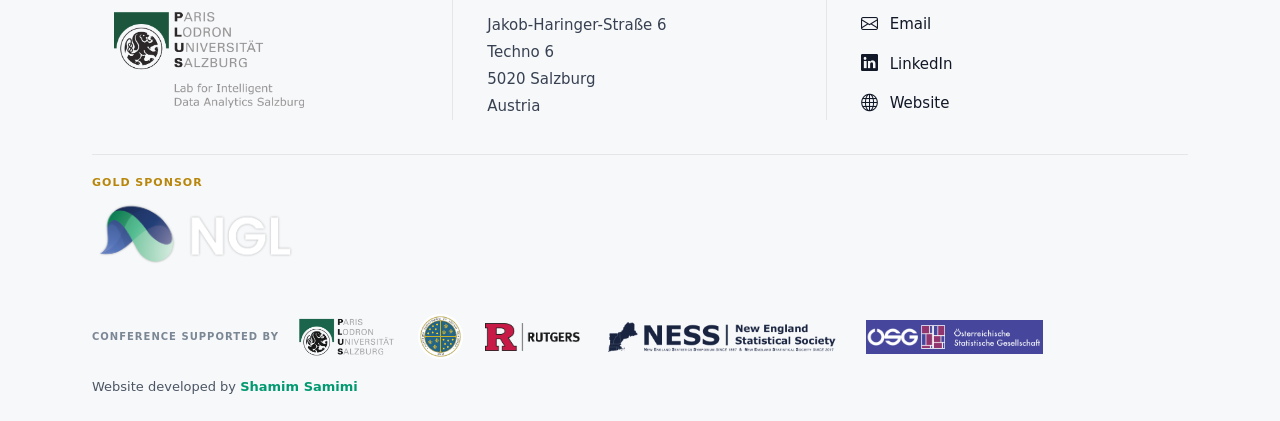
<file: registration.html>
<!DOCTYPE html>
<html lang="en">
<head>
  <meta charset="UTF-8" />
  <meta name="viewport" content="width=device-width, initial-scale=1.0" />
  <title>Registration | 10th BFF Conference</title>

  <link href="https://cdn.jsdelivr.net/npm/bootstrap@5.3.8/dist/css/bootstrap.min.css"
        rel="stylesheet">

  <link href="css/style.css" rel="stylesheet" />
  <link rel="stylesheet" href="https://cdn.jsdelivr.net/npm/bootstrap-icons@1.11.3/font/bootstrap-icons.css">
</head>

<body class="internal-page">
  <!-- Navbar -->
  <nav class="navbar navbar-expand-lg fixed-top" data-bs-theme="light">
    <div class="container">
<a class="navbar-brand me-auto" href="https://www.bff-stat.org/">
  <img src="photo-bff/BFF_logo.webp" alt="BFF Logo" class="img-fluid" style="max-height:45px;">
</a>
      <div class="offcanvas offcanvas-end" tabindex="-1" id="offcanvasNavbar">
        <div class="offcanvas-header">
          <h5 class="offcanvas-title" id="offcanvasNavbarLabel">Logo</h5>
          <button type="button" class="btn-close" data-bs-dismiss="offcanvas" aria-label="Close"></button>
        </div>

        <div class="offcanvas-body">
          <ul class="navbar-nav justify-content-center flex-grow-1 pe-3">
            <li class="nav-item"><a class="nav-link mx-lg-2" href="index.html">Home</a></li>
            <li class="nav-item"><a class="nav-link mx-lg-2" href="conference.html">Conference</a></li>
            <li class="nav-item"><a class="nav-link mx-lg-2" href="program.html">Program</a></li>
            <li class="nav-item"><a class="nav-link mx-lg-2" href="venue.html">Venue</a></li>
            <li class="nav-item"><a class="nav-link mx-lg-2" href="accommodation.html">Accommodation</a></li>
            <li class="nav-item"><a class="nav-link mx-lg-2" href="committee.html">Committee</a></li>
          </ul>
        </div>
      </div>

      <a href="registration.html" class="login-button">Registration</a>
      <button class="navbar-toggler pe-0" type="button" data-bs-toggle="offcanvas" data-bs-target="#offcanvasNavbar"
        aria-controls="offcanvasNavbar" aria-label="Toggle navigation">
        <span class="navbar-toggler-icon"></span>
      </button>
    </div>
  </nav>

  <!-- Page hero -->
<header class="page-hero registration-hero">
  <div class="container d-flex justify-content-center align-items-center">
    <div class="registration-hero-card text-center text-white">
      <h1 class="page-title mb-1">Registration</h1>

      <p class="page-subtitle mb-3">
        10th BFF Conference · Salzburg · July 10–11, 2026
      </p>

      <span class="registration-status">
        Registration is open
      </span>
    </div>
  </div>
</header>


  <main class="container my-5">

    <!-- Status / intro -->
  <section class="mb-5">
  <div class="info-card text-center">

    <h2 class="section-title">Registration</h2>

    <p class="mb-3">
      Registration for the 10th BFF Conference is now open.
      Please use the link below to complete your registration.
    </p>

    <a href="https://axapp.sbg.ac.at/ords/f?p=1450:1020:::NO:1020:P1020_ID:15954" 
       target="_blank" 
       class="btn btn-success register-btn">
       Register for the Conference
    </a>

    <p class="mt-3 mb-0 text-muted">
      Information on fees, deadlines, and participation details
      can be found on the registration page.
    </p>

  </div>
</section>

 <section class="mb-5">
  <div class="info-card">

    <h2 class="section-title">Registration Fees</h2>

    <div class="table-responsive mt-4">
      <table class="table registration-table align-middle mb-0">
        <thead>
          <tr>
            <th class="text-start category-col">
  <span class="fee-heading">Category</span>
  <span class="fee-date invisible">date</span>
</th>

            <th class="text-center">
              <span class="fee-heading">Normal</span>
              <span class="fee-date">until May 15</span>
            </th>

            <th class="text-center">
              <span class="fee-heading">Late</span>
              <span class="fee-date">May 16 – June 30</span>
            </th>

            <th class="text-center">
              <span class="fee-heading">On-site</span>
              <span class="fee-date">during conference</span>
            </th>
          </tr>
        </thead>

        <tbody>
          <tr>
            <td class="text-start">
              <div class="category-title">Regular Participant</div>
              <div class="category-note">includes conference dinner</div>
            </td>
            <td class="text-center fee-price">195 €</td>
            <td class="text-center fee-price">245 €</td>
            <td class="text-center fee-price">295 €</td>
          </tr>

          <tr>
            <td class="text-start">
              <div class="category-title">Student</div>
              <div class="category-note">includes conference dinner</div>
            </td>
            <td class="text-center fee-price">125 €</td>
            <td class="text-center fee-price">165 €</td>
            <td class="text-center fee-price">195 €</td>
          </tr>

          <tr>
            <td class="text-start">
              <div class="category-title">Student</div>
              <div class="category-note">without dinner</div>
            </td>
            <td class="text-center fee-price">70 €</td>
            <td class="text-center fee-price">110 €</td>
            <td class="text-center fee-price">140 €</td>
          </tr>
        </tbody>
      </table>
    </div>

  </div>
</section>

    <!-- What the fee includes -->
    <section class="mb-5">
      <div class="info-card">
        <h2 class="section-title">What is included</h2>
        <p class="mb-3">
          The registration fee will cover conference
          participation and services such as:
        </p>
        <ul class="clean-list mb-0">
          <li>Access to all scientific sessions</li>
          <li>Coffee breaks and Lunches</li>
          <li>Conference materials</li>
          <li>Participation in social events (Optional Conference Dinner For Students)</li>
        </ul>
      </div>
    </section>


    <!-- Contact -->
    <section class="text-center">
      <div class="info-card">
        <h2 class="section-title">Questions?</h2>
        <p class="mb-3">
          For questions related to registration, please contact the conference chairs.
        </p>
      </div>
    </section>

  </main>

  <script src="https://cdn.jsdelivr.net/npm/bootstrap@5.3.8/dist/js/bootstrap.bundle.min.js"></script>
  <!-- Footer Start -->

<footer class="site-footer mt-5">
  <div class="container footer-container py-4">

    <div class="footer-top row gy-4 text-center text-md-start justify-content-center">

      <!-- Host -->
      <div class="col-md-4 footer-block">
        <h6 class="footer-title">Host</h6>
        <a href="https://idalab.at/" target="_blank" class="footer-host">
          <img src="photo-bff/Sublogo-IDA-Lab.png" alt="IDA Lab Salzburg" class="footer-host-logo">
        </a>
      </div>

      <!-- Address -->
      <div class="col-md-4 footer-block">
        <h6 class="footer-title">Address</h6>
        <p class="footer-text mb-0">
          Jakob-Haringer-Straße 6<br>
          Techno 6<br>
          5020 Salzburg<br>
          Austria
        </p>
      </div>

      <!-- Contact -->
      <div class="col-md-4 footer-block">
        <h6 class="footer-title">Contact</h6>
        <div class="footer-social">
          <a href="mailto:arne.bathke@plus.ac.at" class="footer-item">
            <i class="bi bi-envelope"></i>
            <span>Email</span>
          </a>

          <a href="https://www.linkedin.com/company/ida-lab-salzburg/" target="_blank" class="footer-item">
            <i class="bi bi-linkedin"></i>
            <span>LinkedIn</span>
          </a>

          <a href="https://idalab.at/" target="_blank" class="footer-item">
            <i class="bi bi-globe"></i>
            <span>Website</span>
          </a>
        </div>
      </div>

    </div>

    <div class="footer-bottom">

  <div class="footer-gold-sponsor">
    <span class="footer-gold-label">Gold Sponsor</span>

    <a href="https://nxgl.ai/" target="_blank" class="footer-supporter-link">
      <img src="photo-bff/ngl-logo-DJXvmlii.png"
           alt="Next Gen Learning"
           class="footer-gold-logo">
    </a>
  </div>

  <div class="footer-supporters">
    <span class="footer-supporters-label">Conference Supported by</span>

    <div class="footer-supporters-logos">

        <div class="footer-supporters-logos">
          <a href="https://www.plus.ac.at/" target="_blank" class="footer-supporter-link">
            <img src="photo-bff/UNI_LOGO_Vektor_RGB_01.png" alt="Paris Lodron University of Salzburg" class="footer-supporter-logo plus-logo">
          </a>

          <a href="https://euro-acad.eu/" target="_blank" class="footer-supporter-link">
            <img src="photo-bff/Logo_Emblem.png" alt="European Academy of Sciences and Arts" class="footer-supporter-logo academy-logo">
          </a>

          <a href="https://www.rutgers.edu/" target="_blank" class="footer-supporter-link">
            <img src="photo-bff/rutgers-logo.png" alt="Rutgers University" class="footer-supporter-logo rutgers-logo">
          </a>

          <a href="https://nestat.org/" target="_blank" class="footer-supporter-link">
            <img src="photo-bff/nestat.png" alt="New England Statistical Society" class="footer-supporter-logo nestat-logo">
          </a>
          <a href="https://www.osg.or.at/main.asp?VID=1&kat1=94&kat2=666" target="_blank" class="footer-supporter-link">
  <img src="photo-bff/OSG_Logo.gif" alt="OSG" class="footer-supporter-logo new-logo">
</a>
        
</div>
    </div>
  </div>

  <div class="footer-credit">
    Website developed by <span class="credit-name">Shamim Samimi</span>
  </div>

</div>

  </div>
</footer>

<!-- Footer End -->
</body>
</html>
</file>
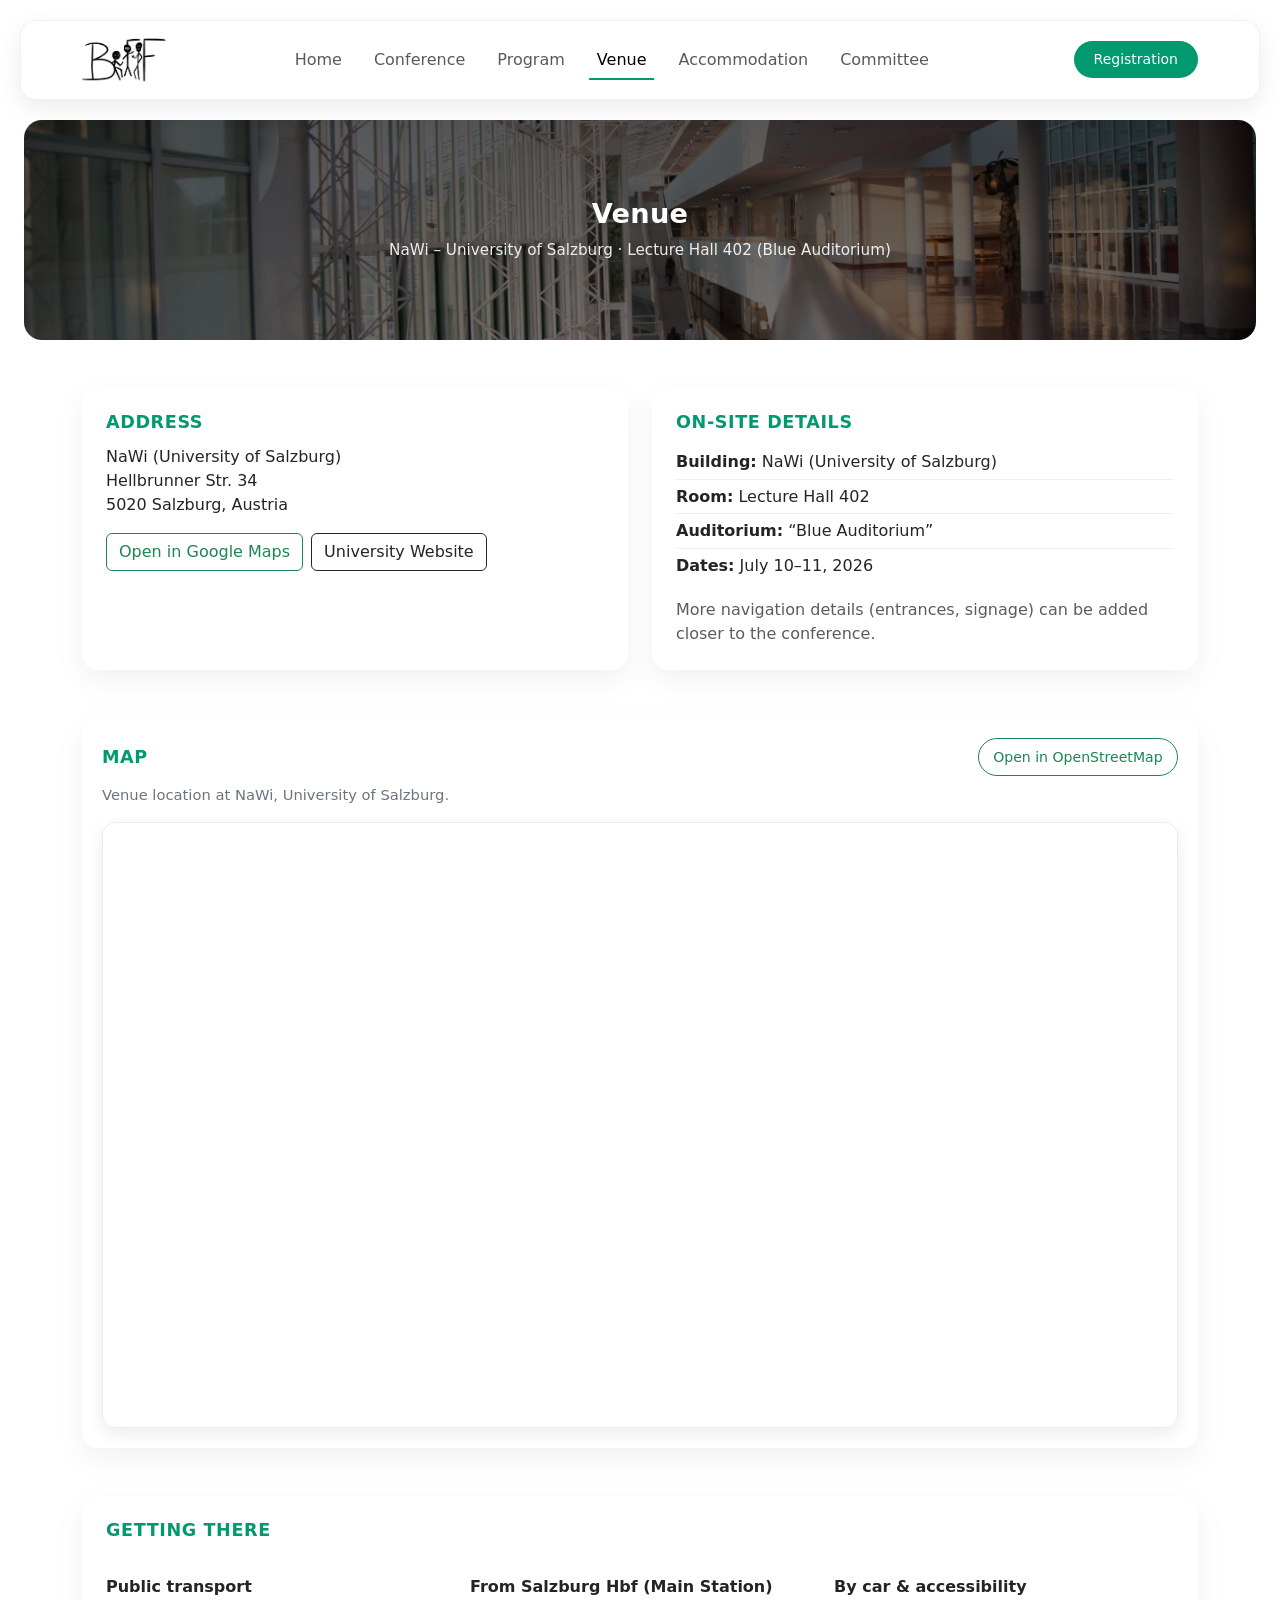
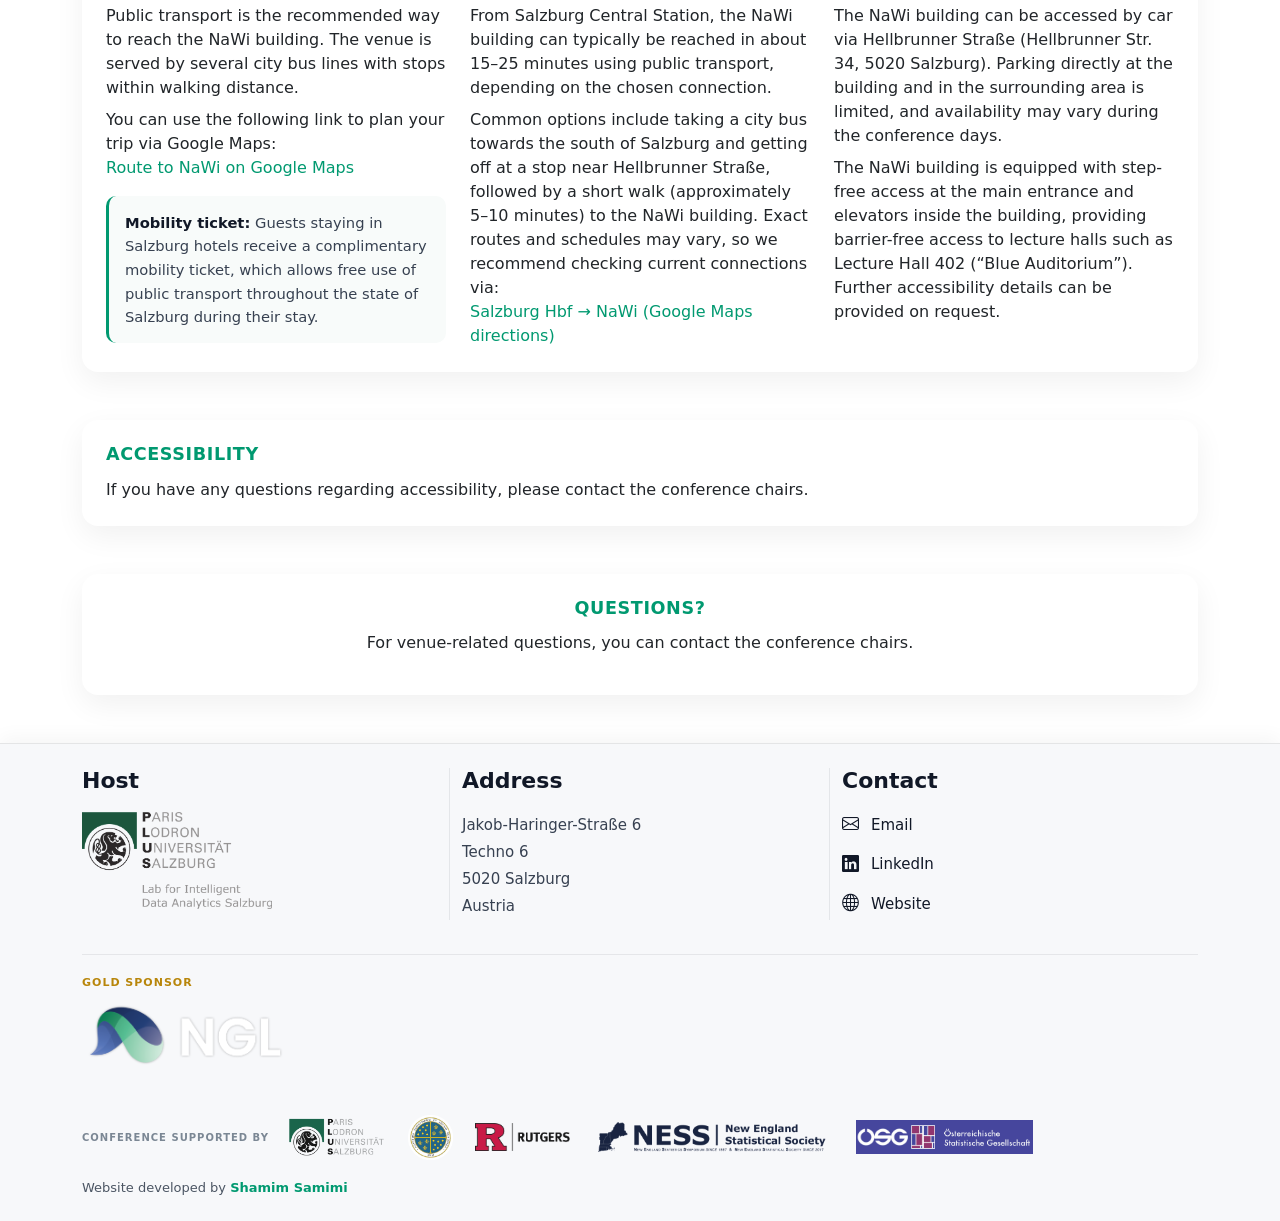
<file: venue.html>
<!DOCTYPE html>
<html lang="en">
<head>
    <meta charset="UTF-8">
    <meta name="viewport" content="width=device-width, initial-scale=1.0">
    <title>Venue | 10th BFF Conference</title>
    <link href="css/style.css" rel="stylesheet">
    <link href="https://cdn.jsdelivr.net/npm/bootstrap@5.3.8/dist/css/bootstrap.min.css" rel="stylesheet"  integrity="sha384-sRIl4kxILFvY47J16cr9ZwB07vP4J8+LH7qKQnuqkuIAvNWLzeN8tE5YBujZqJLB" crossorigin="anonymous">
    <link rel="stylesheet" href="https://cdn.jsdelivr.net/npm/bootstrap-icons@1.11.3/font/bootstrap-icons.css">
</head>
<body class="internal-page">
  <!-- Navbar Start -->
  <nav class="navbar navbar-expand-lg fixed-top">
    <div class="container">
      <a class="navbar-brand me-auto" href="https://www.bff-stat.org/">
  <img src="photo-bff/BFF_logo.webp" alt="BFF Logo" class="img-fluid" style="max-height:45px;">
</a>
      <div class="offcanvas offcanvas-end" tabindex="-1" id="offcanvasNavbar"
      aria-labelledby="offcanvasNavbarLabel">
        <div class="offcanvas-header">
          <h5 class="offcanvas-title" id="offcanvasNavbarLabel">Logo</h5>
          <button type="button" class="btn-close" data-bs-dismiss="offcanvas" aria-label="Close">
          </button>
        </div>
        <div class="offcanvas-body">
          <ul class="navbar-nav justify-content-center flex-grow-1 pe-3">
            <li class="nav-item">
              <a class="nav-link mx-lg-2" href="index.html">Home</a>
            </li>
            <li class="nav-item">
              <a class="nav-link mx-lg-2" href="conference.html">Conference</a>
            </li>
            <li class="nav-item">
              <a class="nav-link mx-lg-2" href="program.html">Program</a>
            </li>
            <li class="nav-item">
              <a class="nav-link mx-lg-2 active" aria-current="page" href="venue.html">Venue</a>
            </li>
            <li class="nav-item">
              <a class="nav-link mx-lg-2" href="accommodation.html">Accommodation</a>
            </li>
            <li class="nav-item">
              <a class="nav-link mx-lg-2" href="committee.html">Committee</a>
            </li>
          </ul>
        </div>
      </div>
      <a href="registration.html" class="login-button">Registration</a>
      <button class="navbar-toggler pe-0" type="button" data-bs-toggle="offcanvas" data-bs-target="#offcanvasNavbar"
        aria-controls="offcanvasNavbar" aria-label="Toggle navigation">
        <span class="navbar-toggler-icon"></span>
      </button>
    </div>
  </nav>

  <header class="page-hero">
    <div class="container text-white text-center">
      <h1 class="page-title">Venue</h1>
      <p class="page-subtitle mb-0">
        NaWi – University of Salzburg · Lecture Hall 402 (Blue Auditorium)
      </p>
    </div>
  </header>

  <main class="container my-5">
    <!-- Quick facts -->
    <section class="mb-5">
      <div class="row g-4">
        <div class="col-md-6">
          <div class="info-card h-100">
            <h2 class="section-title">Address</h2>
            <p class="mb-2">
              NaWi (University of Salzburg)<br>
              Hellbrunner Str. 34<br>
              5020 Salzburg, Austria
            </p>

            <div class="d-flex gap-2 flex-wrap mt-3">
              <!-- Replace query with exact pin later if you want -->
              <a class="btn btn-outline-success"
                 target="_blank"
                 href="https://www.google.com/maps/search/?api=1&query=NaWi+University+of+Salzburg+Hellbrunner+Str.+34+Salzburg">
                Open in Google Maps
              </a>

              <!-- Official venue page (adjust URL if you have a better official page) -->
              <a class="btn btn-outline-dark"
                 target="_blank"
                 href="https://www.plus.ac.at/">
                University Website
              </a>
            </div>
          </div>
        </div>

        <div class="col-md-6">
          <div class="info-card h-100">
            <h2 class="section-title">On-site Details</h2>
            <ul class="clean-list mb-0">
              <li><strong>Building:</strong> NaWi (University of Salzburg)</li>
              <li><strong>Room:</strong> Lecture Hall 402</li>
              <li><strong>Auditorium:</strong> “Blue Auditorium”</li>
              <li><strong>Dates:</strong> July 10–11, 2026</li>
            </ul>
            <p class="text-muted mt-3 mb-0">
              More navigation details (entrances, signage) can be added closer to the conference.
            </p>
          </div>
        </div>
      </div>
    </section>

    <!-- Map -->
<section class="mb-5">
  <div class="info-card map-card">

    <div class="d-flex align-items-center justify-content-between flex-wrap gap-2">
      <h2 class="section-title mb-0">Map</h2>
      <a 
  href="https://www.openstreetmap.org/?mlat=47.788685&mlon=13.060610#map=17/47.788685/13.060610"
  target="_blank"
  class="map-link-btn">
  Open in OpenStreetMap
</a>
    </div>

    <p class="map-note mt-2 mb-0">
      Venue location at NaWi, University of Salzburg.
    </p>

   <div class="ratio ratio-16x9 mt-3 map-frame-wrapper">
  <iframe
    src="https://www.openstreetmap.org/export/embed.html?bbox=13.056610%2C47.786685%2C13.064610%2C47.790685&layer=mapnik&marker=47.788685%2C13.060610"
    loading="lazy"
    style="border:0;"
    title="NaWi – University of Salzburg map">
  </iframe>
</div>

  </div>
</section>

    <!-- Getting there -->
<section class="mb-5">
  <div class="info-card">
    <h2 class="section-title">Getting there</h2>

    <div class="row g-4 mt-1">

      <!-- Public transport -->
      <div class="col-md-4">
        <h3 class="mini-title">Public transport</h3>
        <p class="mb-2">
          Public transport is the recommended way to reach the NaWi building.
          The venue is served by several city bus lines with stops within
          walking distance.
        </p>
        <p class="mb-0">
          You can use the following link to plan your trip via Google Maps:
          <br>
          <a href="https://www.google.com/maps/dir/Salzburg+Hbf,+S%C3%BCdtiroler+Platz+1,+5020+Salzburg/NaWi,+Hellbrunner+Str.+34,+5020+Salzburg"
             target="_blank"
             class="external-link">
            Route to NaWi on Google Maps
          </a>
        </p>
        <div class="venue-note">
    <strong>Mobility ticket:</strong> Guests staying in Salzburg hotels receive
    a complimentary mobility ticket, which allows free use of public transport
    throughout the state of Salzburg during their stay.
  </div>
      </div>

      <!-- From Salzburg Hbf -->
      <div class="col-md-4">
        <h3 class="mini-title">From Salzburg Hbf (Main Station)</h3>
        <p class="mb-2">
          From Salzburg Central Station, the NaWi building can typically be
          reached in about 15–25 minutes using public transport, depending on
          the chosen connection.
        </p>
        <p class="mb-0">
          Common options include taking a city bus towards the south of
          Salzburg and getting off at a stop near Hellbrunner Straße, followed
          by a short walk (approximately 5–10 minutes) to the NaWi building.
          Exact routes and schedules may vary, so we recommend checking
          current connections via:
          <br>
          <a href="https://www.google.com/maps/dir/Salzburg+Hbf,+S%C3%BCdtiroler+Platz+1,+5020+Salzburg/NaWi,+Hellbrunner+Str.+34,+5020+Salzburg"
             target="_blank"
             class="external-link">
            Salzburg Hbf → NaWi (Google Maps directions)
          </a>
        </p>
      </div>

      <!-- By car & accessibility -->
      <div class="col-md-4">
        <h3 class="mini-title">By car & accessibility</h3>
        <p class="mb-2">
          The NaWi building can be accessed by car via Hellbrunner Straße
          (Hellbrunner Str. 34, 5020 Salzburg). Parking directly at the
          building and in the surrounding area is limited, and availability
          may vary during the conference days.
        </p>
        <p class="mb-0">
          The NaWi building is equipped with step-free access at the main
          entrance and elevators inside the building, providing barrier-free
          access to lecture halls such as Lecture Hall 402 (“Blue Auditorium”).
          Further accessibility details can be provided on request.
        </p>
      </div>

    </div>
  </div>
</section>


    <!-- Accessibility -->
    <section class="mb-5">
      <div class="info-card">
        <h2 class="section-title">Accessibility</h2>
        <p class="mb-0">
          If you have any questions regarding accessibility, please contact the conference chairs.
        </p>
      </div>
    </section>

    <!-- CTA -->
    <section class="text-center">
      <div class="info-card">
        <h2 class="section-title">Questions?</h2>
        <p class="mb-3">
          For venue-related questions, you can contact the conference chairs.
        </p>
      </div>
    </section>
  </main>

  <script src="https://cdn.jsdelivr.net/npm/bootstrap@5.3.8/dist/js/bootstrap.bundle.min.js"
          integrity="sha384-FKyoEForCGlyvwx9Hj09JcYn3nv7wiPVlz7YYwJrWVcXK/BmnVDxM+D2scQbITx"
          crossorigin="anonymous"></script>

  <!-- Footer Start -->

<footer class="site-footer mt-5">
  <div class="container footer-container py-4">

    <div class="footer-top row gy-4 text-center text-md-start justify-content-center">

      <!-- Host -->
      <div class="col-md-4 footer-block">
        <h6 class="footer-title">Host</h6>
        <a href="https://idalab.at/" target="_blank" class="footer-host">
          <img src="photo-bff/Sublogo-IDA-Lab.png" alt="IDA Lab Salzburg" class="footer-host-logo">
        </a>
      </div>

      <!-- Address -->
      <div class="col-md-4 footer-block">
        <h6 class="footer-title">Address</h6>
        <p class="footer-text mb-0">
          Jakob-Haringer-Straße 6<br>
          Techno 6<br>
          5020 Salzburg<br>
          Austria
        </p>
      </div>

      <!-- Contact -->
      <div class="col-md-4 footer-block">
        <h6 class="footer-title">Contact</h6>
        <div class="footer-social">
          <a href="mailto:arne.bathke@plus.ac.at" class="footer-item">
            <i class="bi bi-envelope"></i>
            <span>Email</span>
          </a>

          <a href="https://www.linkedin.com/company/ida-lab-salzburg/" target="_blank" class="footer-item">
            <i class="bi bi-linkedin"></i>
            <span>LinkedIn</span>
          </a>

          <a href="https://idalab.at/" target="_blank" class="footer-item">
            <i class="bi bi-globe"></i>
            <span>Website</span>
          </a>
        </div>
      </div>

    </div>

    <div class="footer-bottom">

  <div class="footer-gold-sponsor">
    <span class="footer-gold-label">Gold Sponsor</span>

    <a href="https://nxgl.ai/" target="_blank" class="footer-supporter-link">
      <img src="photo-bff/ngl-logo-DJXvmlii.png"
           alt="Next Gen Learning"
           class="footer-gold-logo">
    </a>
  </div>

  <div class="footer-supporters">
    <span class="footer-supporters-label">Conference Supported by</span>

    <div class="footer-supporters-logos">

        <div class="footer-supporters-logos">
          <a href="https://www.plus.ac.at/" target="_blank" class="footer-supporter-link">
            <img src="photo-bff/UNI_LOGO_Vektor_RGB_01.png" alt="Paris Lodron University of Salzburg" class="footer-supporter-logo plus-logo">
          </a>

          <a href="https://euro-acad.eu/" target="_blank" class="footer-supporter-link">
            <img src="photo-bff/Logo_Emblem.png" alt="European Academy of Sciences and Arts" class="footer-supporter-logo academy-logo">
          </a>

          <a href="https://www.rutgers.edu/" target="_blank" class="footer-supporter-link">
            <img src="photo-bff/rutgers-logo.png" alt="Rutgers University" class="footer-supporter-logo rutgers-logo">
          </a>

          <a href="https://nestat.org/" target="_blank" class="footer-supporter-link">
            <img src="photo-bff/nestat.png" alt="New England Statistical Society" class="footer-supporter-logo nestat-logo">
          </a>
          <a href="https://www.osg.or.at/main.asp?VID=1&kat1=94&kat2=666" target="_blank" class="footer-supporter-link">
  <img src="photo-bff/OSG_Logo.gif" alt="OSG" class="footer-supporter-logo new-logo">
</a>
        
</div>
    </div>
  </div>

  <div class="footer-credit">
    Website developed by <span class="credit-name">Shamim Samimi</span>
  </div>

</div>

  </div>
</footer>


<!-- Footer End -->        
</body>
</html>
</file>
<file: css/style.css>
body.internal-page {
  padding-top: 120px;   /* اگر زیاد بود بعداً می‌تونیم مثلاً 100ش کنیم */
}

.navbar {
    background-color: #fff;
    height: 80px;
    margin: 20px !important;
    border-radius: 16px;
    padding: 0.5rem !important;
    box-shadow: 0 8px 24px rgba(0, 0, 0, 0.08);
    border: 1px solid rgba(0, 0, 0, 0.05);


}
.navbar-brand{
    font-size: 24px;
    font-weight: 500 ;
    color: #009970 !important;
}

.login-button{
    background-color: #009970;
    color: #fff;
    font-size: 14px;
    padding: 8px 20px;
    border-radius: 50px;
    text-decoration: none;
    transition: 0.3s background-color;
}
.login-button:hover{
    background-color: #00b383;
    color: #fff;
    text-decoration: none;
}

.navbar-toggler {
    border: none !important;
    font-size: 1.25rem;

}
.navbar-toggler:focus, .btn-close:focus{
    box-shadow: none;
    outline: none;
}

.nav-link {
    font-weight: 500 !important;
    color: #666777;
    position: relative;
}

.nav-link:hover, .nav-link.active{
    color: #000;
}

@media (min-width: 992px) {
    .nav-link::before {
        content: "";
        position: absolute;
        bottom: 0;
        left: 50%;
        transform: translateX(-50%);
        width:0;
        height: 2px;
        background-color: #009970;
        visibility: hidden;
        transition: 0.3s ease-in-out;
    }

    .nav-link:hover::before, .nav-link.active::before {
        width: 100%;
        visibility: visible;

    }
}

.hero-section{
    background: url(../photo-bff/pano-01_2020-04-01_NW-Fakultaet_aussen-Eingang-Architektur_Panorama_LC-scaled.jpg) no-repeat center ;
    background-size: cover;
    width: 100%;
    height: 100vh;

}

.hero-section::before {
    content: "";
    position: absolute;
    top: 0;
    right: 0;
    bottom: 0;
    left: 0;
    background-color: rgba(0, 0, 0, 0.6); 
}

.hero-section .container {
    height: 100vh;
    z-index: 1;
    position: relative;

}
.hero-section h1 {
    font-size: 1.5em;
}

.hero-section h2 {
    font-size: 1.2em;
}



.conference-title {
  font-size: 3rem;
  font-weight: 600;
  letter-spacing: 0.5px;
}

.conference-title .ordinal {
  font-size: 0.5em;
  vertical-align: super;
  margin-left: 2px;
  font-weight: 400;
}

.conference-subtitle {
  margin-top: 0.75rem;
  font-size: 1.25rem;
  font-weight: 400;
  letter-spacing: 0.3px;
  opacity: 0.9;
}

.conference-intro {
  max-width: 720px;
  font-size: 1.05rem;
  line-height: 1.7;
  font-weight: 400;
  color: #333;
  letter-spacing: 0.2px;
}

.conference-info {
  margin-top: 4rem;
  margin-bottom: 4rem;
}

.info-item h5 {
  font-size: 1rem;
  font-weight: 600;
  letter-spacing: 0.5px;
  margin-bottom: 0.75rem;
  text-transform: uppercase;
  color: #009970;
}

.info-item p {
  font-size: 0.95rem;
  line-height: 1.6;
  color: #333;
  margin: 0;
}

.info-item::before {
  content: "";
  display: block;
  width: 40px;
  height: 2px;
  background-color: #009970;
  margin: 0 auto 1rem;
  opacity: 0.7;
}

.calendar-link {
  text-decoration: none;
  color: #009970;
}

.calendar-link:hover {
  text-decoration: underline;
}



/* Venue page hero */
.page-hero {
  min-height: 220px;
  display: flex;
  align-items: center;
  justify-content: center;

  margin: 0 24px 24px;  
  border-radius: 18px;

  background:
    linear-gradient(
      rgba(0,0,0,0.65),
      rgba(0,0,0,0.55)
    ),
    url("../photo-bff/DSC0287_2016-04-04_Architektur-innen-NW_LC_WEB-scaled.jpg") center/cover no-repeat;
}





.page-title{
  font-size: 1.7rem;   
  font-weight: 600;
  letter-spacing: 0.3px;
}

.page-subtitle{
  font-size: 0.95rem;
  opacity: 0.9;
  margin-top: 4px;
}

/* Cards */
.info-card{
  background: #fff;
  border-radius: 16px;
  padding: 24px;
  box-shadow: 0 10px 30px rgba(0,0,0,0.06);
}

/* Section headings */
.section-title{
  font-size: 1.1rem;
  font-weight: 700;
  letter-spacing: 0.6px;
  text-transform: uppercase;
  color: #009970;
  margin-bottom: 0.75rem;
}

.mini-title{
  font-size: 1rem;
  font-weight: 650;
  margin-bottom: 0.5rem;
}

.clean-list{
  list-style: none;
  padding-left: 0;
}

.clean-list li{
  padding: 0.3rem 0;
  border-bottom: 1px solid rgba(0,0,0,0.06);
}

.clean-list li:last-child{
  border-bottom: none;
}
/* کارت ویژه plenary */


/* اسم کمی قوی‌تر */
.plenary-card .member-name{
  font-size: 1.2rem;
  font-weight: 700;
}


.plenary-badge{
  display: inline-block;
  margin-top: 10px;
  margin-left: 20px;
  padding: 5px 10px;
  border-radius: 999px;
  font-size: 0.75rem;
  font-weight: 600;

  background: rgba(0,153,112,0.12);
  color: #009970;
}
.committee-card{
  background: #fff;
  border-radius: 16px;
  padding: 22px 22px 18px;
  border: 1px solid rgba(0,0,0,0.06);
  box-shadow: 0 10px 30px rgba(0,0,0,0.06);
  position: relative;
  transition: transform 0.18s ease, box-shadow 0.18s ease;
}

.committee-card:hover{
  transform: translateY(-2px);
  box-shadow: 0 14px 40px rgba(0,0,0,0.10);
}

.member-name{
  font-size: 1.1rem;
  font-weight: 650;
  margin: 0;
}

.member-affiliation{
  color: #444;
  margin: 0;
  line-height: 1.5;
}

.member-role{
  display: inline-block;
  margin-top: 12px;
  padding: 6px 10px;
  border-radius: 999px;
  background: rgba(0,153,112,0.10);
  color: #009970;
  font-size: 0.85rem;
  font-weight: 600;
}

.member-link {
  text-decoration: none;
  color: inherit;
  display: inline-block;
}

.member-link:hover .member-name {
  color: #009970;
  text-decoration: underline;
}

.external-icon {
  font-size: 0.7em;
  opacity: 0.6;
  margin-left: 4px;
}

.external-link {
  color: #009970;
  text-decoration: none;
}

.external-link:hover {
  text-decoration: underline;
}

.program-day {
  padding: 16px 0 0;
}

.program-day-title {
  font-size: 1rem;
  font-weight: 600;
  margin-bottom: 0.5rem;
}

.registration-status {
  background-color: rgba(0, 153, 112, 0.15);
  color: #ffffff;
  border: 1px solid rgba(255, 255, 255, 0.5);
  backdrop-filter: blur(4px);
  font-size: 0.85rem;
  padding: 0.3rem 0.8rem;
  border-radius: 999px;
}







.site-footer{
  background:#f7f8fa;
  color:#1f2933;
  border-top:1px solid rgba(0,0,0,0.08);
  box-shadow:0 -6px 18px rgba(0,0,0,0.04);
}

.footer-container{
  max-width:1120px;
}

/* Top layout */
.footer-top{
  margin-bottom:0;
}

.footer-block{
  padding:0 34px;
  min-height:100%;
}

.footer-block:not(:last-child){
  border-right:1px solid rgba(15, 23, 42, 0.08);
}

/* Typography */
.footer-title{
  font-size:22px;
  font-weight:650;
  line-height:1.2;
  color:#111827;
  margin-bottom:18px;
}

.footer-text{
  font-size:15px;
  line-height:1.8;
  color:#374151;
}

/* Host logo */
.footer-host{
  display:inline-block;
  text-decoration:none;
}

.footer-host-logo{
  width:190px;
  max-width:100%;
  height:auto;
  display:block;
  opacity:0.96;
}

/* Contact links */
.footer-social{
  display:flex;
  flex-direction:column;
  gap:14px;
}

.footer-item{
  display:inline-flex;
  align-items:center;
  gap:12px;
  color:#111827;
  text-decoration:none;
  font-size:15px;
  font-weight:500;
  transition:color 0.2s ease, transform 0.2s ease;
}

.footer-item i{
  font-size:17px;
}

.footer-item:hover{
  color:#009970;
  transform:translateX(2px);
}

/* Bottom area */
.footer-bottom{
  margin-top:34px;
  padding-top:20px;
  border-top:1px solid rgba(15, 23, 42, 0.08);

  display:flex;
  flex-direction:column;
  align-items:flex-start;
  gap:18px;
}

.footer-credit{
  font-size:13px;
  color:#4b5563;
}

.credit-name{
  color:#009970;
  font-weight:600;
}

/* Supporters */
.footer-supporters{
  display:flex;
  align-items:center;
  gap:18px;
  flex-wrap:wrap;
  justify-content:flex-start;
}

.footer-supporters-label{
  font-size:10px;
  font-weight:700;
  letter-spacing:1px;
  text-transform:uppercase;
  color:#7b8794;
  white-space:nowrap;
}

.footer-supporters-logos{
  display:flex;
  align-items:center;
  gap:22px;
  flex-wrap:wrap;
}

.footer-supporter-link{
  display:inline-flex;
  align-items:center;
  text-decoration:none;
  transition:transform 0.2s ease, opacity 0.2s ease;
}

.footer-supporter-link:hover{
  transform:translateY(-1px);
  opacity:0.95;
}

.footer-supporter-logo{
  display:block;
  width:auto;
  max-height:44px;
  object-fit:contain;
  opacity:0.9;
  filter:saturate(0.95);
}

/* Individual logo sizing */
.plus-logo{
  max-height:40px;
}

.academy-logo{
  max-height:45px;
}

.rutgers-logo{
  max-height:28px;
}

.nestat-logo{
  max-height:30px;
}
.new-logo{
  max-height:34px !important;
}
.footer-supporters-logos{
  align-items: center;
}
/* Tablet */
@media (max-width: 991.98px){
  .footer-block{
    padding:0;
    text-align:center;
  }

  .footer-block:not(:last-child){
    border-right:none;
    border-bottom:1px solid rgba(15, 23, 42, 0.08);
    padding-bottom:24px;
  }

  .footer-social{
    align-items:center;
  }

  .footer-bottom{
    flex-direction:column;
    text-align:center;
    gap:18px;
  }

  .footer-supporters{
    justify-content:center;
    flex-direction:column;
    gap:12px;
  }

  .footer-supporters-logos{
    justify-content:center;
  }
}

/* Mobile */
@media (max-width: 767.98px){
  .footer-container{
    max-width:92%;
  }

  .footer-title{
    font-size:19px;
    margin-bottom:14px;
  }

  .footer-text,
  .footer-item{
    font-size:14px;
  }

  .footer-host-logo{
    width:160px;
  }

  .footer-credit{
    font-size:12px;
  }

  .footer-supporter-logo{
    max-height:36px;
  }

  .plus-logo{
    max-height:42px;
  }

  .academy-logo{
    max-height:44px;
  }

  .rutgers-logo{
    max-height:28px;
  }

  .nestat-logo{
    max-height:34px;
  }
  .new-logo{
  max-height:34px !important ;
}
}












.map-card {
  padding: 1.25rem;
}

.map-note {
  font-size: 0.92rem;
  color: #6c757d;
}

.map-frame-wrapper {
  overflow: hidden;
  border-radius: 14px;
  border: 1px solid rgba(0, 0, 0, 0.08);
  box-shadow: 0 6px 18px rgba(0, 0, 0, 0.08);
}

.map-frame-wrapper iframe {
  width: 100%;
  height: 100%;
  display: block;
}

.map-link-btn {
  display: inline-flex;
  align-items: center;
  justify-content: center;
  padding: 0.45rem 0.9rem;
  font-size: 0.88rem;
  font-weight: 500;
  text-decoration: none;
  border-radius: 999px;
  border: 1px solid #198754;
  color: #198754;
  background-color: transparent;
  transition: all 0.2s ease;
}

.map-link-btn:hover {
  background-color: #198754;
  color: #fff;
}

@media (max-width: 768px) {
  .map-card {
    padding: 1rem;
  }

  .map-link-btn {
    width: 100%;
  }
}

.register-btn{
  padding:10px 18px;
  font-weight:400;
  border-radius:999px;
}



.poster-btn{
  padding:10px 22px;
  font-weight:500;
  border-radius:999px;
}



.registration-table {
  --bs-table-bg: transparent;
  --bs-table-striped-bg: transparent;
  --bs-table-hover-bg: #fafcfb;
  border-collapse: separate;
  border-spacing: 0;
  font-size: 0.95rem; 
}

.registration-table thead th {
  background-color: #f8fbfa;
  border-bottom: 1px solid rgba(0, 0, 0, 0.08);
  padding: 0.75rem 0.6rem;   
  vertical-align: bottom;
  font-weight: 600;
  color: #111;
}

.registration-table tbody td {
  padding: 0.8rem 0.6rem;
  border-bottom: 1px solid rgba(0, 0, 0, 0.08);
  vertical-align: middle;
}

.registration-table tbody tr:last-child td {
  border-bottom: none;
}

.category-col {
  width: 36%;
}

.fee-heading {
  display: block;
  font-size: 1rem;
  font-weight: 600;
  color: #111;
}

.fee-date {
  display: block;
  margin-top: 0.3rem;
  font-size: 0.82rem;
  font-weight: 400;
  color: #6c757d;
}

.category-title {
  font-size: 0.98rem;
  font-weight: 600;
  color: #111;
  line-height: 1.35;
}

.category-note {
  margin-top: 0.2rem;
  font-size: 0.82rem;
  color: #6c757d;
  line-height: 1.45;
}

.fee-price {
  font-size: 1rem;
  font-weight: 600;
  color: #111;
  white-space: nowrap;
}

.registration-table tbody tr:hover {
  background-color: #fafcfb;
}

.registration-table tbody tr:hover {
  background-color: transparent;
}

.venue-note{
  margin-top: 1rem;
  padding: 0.9rem 1rem;
  border-left: 3px solid #009970;
  background: #f8fbfa;
  border-radius: 10px;
  font-size: 0.92rem;
  line-height: 1.6;
  color: #374151;
}

.venue-note strong{
  color: #111827;
  font-weight: 600;
}

.password-modal{
  border-radius: 18px;
  border: none;
  box-shadow: 0 20px 60px rgba(0,0,0,0.18);
}

.password-modal .modal-header{
  border-bottom: 1px solid rgba(0,0,0,0.06);
  padding: 1.25rem 1.5rem;
}

.password-modal .modal-title{
  font-size: 1.1rem;
  font-weight: 650;
  color: #111827;
}

.password-modal .modal-body{
  padding: 1.5rem;
}

.password-modal-text{
  font-size: 0.95rem;
  color: #374151;
  line-height: 1.6;
}

.password-error{
  font-size: 0.85rem;
  color: #dc3545;
}

.password-modal .modal-footer{
  border-top: 1px solid rgba(0,0,0,0.06);
  padding: 1rem 1.5rem;
}


.schedule-table-block{
  border: 1px solid rgba(0,0,0,0.07);
  border-radius: 16px;
  overflow: hidden;
  background: #fff;
}

.schedule-day-title{
  display: flex;
  justify-content: space-between;
  align-items: center;
  gap: 1rem;
  padding: 0.9rem 1rem;
  background: #f8fbfa;
  border-bottom: 1px solid rgba(0,0,0,0.07);
  font-weight: 700;
  color: #111827;
}

.schedule-day-title span:last-child{
  font-size: 0.9rem;
  font-weight: 500;
  color: #6c757d;
}

.schedule-table{
  font-size: 0.92rem;
}

.schedule-table thead th{
  background: #fbfcfc;
  color: #6b7280;
  font-size: 0.78rem;
  font-weight: 700;
  letter-spacing: 0.6px;
  text-transform: uppercase;
  padding: 0.75rem 0.9rem;
  border-bottom: 1px solid rgba(0,0,0,0.07);
}

.schedule-table tbody td{
  padding: 0.72rem 0.9rem;
  border-bottom: 1px solid rgba(0,0,0,0.055);
  color: #374151;
}

.schedule-table tbody tr:last-child td{
  border-bottom: none;
}

.schedule-table tbody tr:hover td{
  background: #fafcfb;
}

.schedule-time-col{
  color: black;
  font-weight: 650;
  white-space: nowrap;
  width: 150px;
}

.schedule-table td:nth-child(2){
  width: 120px;
}

.schedule-table td:nth-child(3){
  font-weight: 650;
  color: #111827;
  width: 230px;
}


.schedule-badge{
  display:inline-block;
  font-size:0.68rem;
  font-weight:700;
  letter-spacing:0.45px;
  text-transform:uppercase;
  padding:0.22rem 0.5rem;
  border-radius:999px;
  white-space:nowrap;
  border:1px solid rgba(0,0,0,0.06);
}

/* default */
.schedule-badge.session,
.schedule-badge.neutral,
.schedule-badge.opening,
.schedule-badge.closing{
  background:#f3f4f6;
  color:#4b5563;
}

/* keynote only highlighted */
.schedule-badge.keynote{
  background:#eef8f3;
  color:#009970;
  border-color:rgba(0,153,112,0.18);
}

/* breaks */
.schedule-badge.break,
.schedule-badge.coffee,
.schedule-badge.lunch{
  background:#faf8f1;
  color:#7a6640;
}

/* poster */
.schedule-badge.poster{
  background:#f5f6f8;
  color:#5b6470;
}



.schedule-highlight td{
  background: linear-gradient(90deg, rgba(0,153,112,0.08), transparent);
}

.schedule-highlight td:first-child{
  border-left: 4px solid #009970;
}

.schedule-highlight-soft td{
  background: #fafcfb;
}

.schedule-highlight-soft td:first-child{
  border-left: 4px solid rgba(0,153,112,0.45);
}

@media (max-width: 767.98px){
  .schedule-day-title{
    flex-direction: column;
    align-items: flex-start;
  }

  .schedule-table{
    min-width: 760px;
  }
}

.conference-meta{
  font-size: 0.9rem;
  text-transform: uppercase;
  letter-spacing: 1px;
  opacity: 0.85;
}

.footer-gold-sponsor{
  margin-bottom:18px;
}

.footer-gold-label{
  display:block;
  margin-bottom:10px;

  font-size:11px;
  font-weight:700;
  letter-spacing:1px;
  text-transform:uppercase;

  color:#b8860b;
}

.footer-gold-logo{
  max-height:70px;
  width:auto;
  object-fit:contain;
  display:block;
}

.footer-gold-logo{
  max-height:70px;
  filter: drop-shadow(0 0 1px rgba(0,0,0,0.3));
}

.program-abstracts{
    padding:50px 20px;
    border-top:1px solid #e5e7eb;
}

.program-abstracts h2{
    font-weight:500;
    color:#1f2937;
}

.program-abstracts p{
    font-size:1.05rem;
    max-width:650px;
    margin:0 auto;
}

.program-abstracts .btn{
    padding:12px 28px;
    border-radius:10px;
    font-weight:400;
}

.program-abstracts{
    background:#f8fafc;
    padding:70px 20px;
    border-radius:18px;
    margin:70px 0;
}

.session-chair{
    margin-top:8px;
    font-size:0.9rem;
    color:#6b7280;
    font-style:italic;
}
</file>
